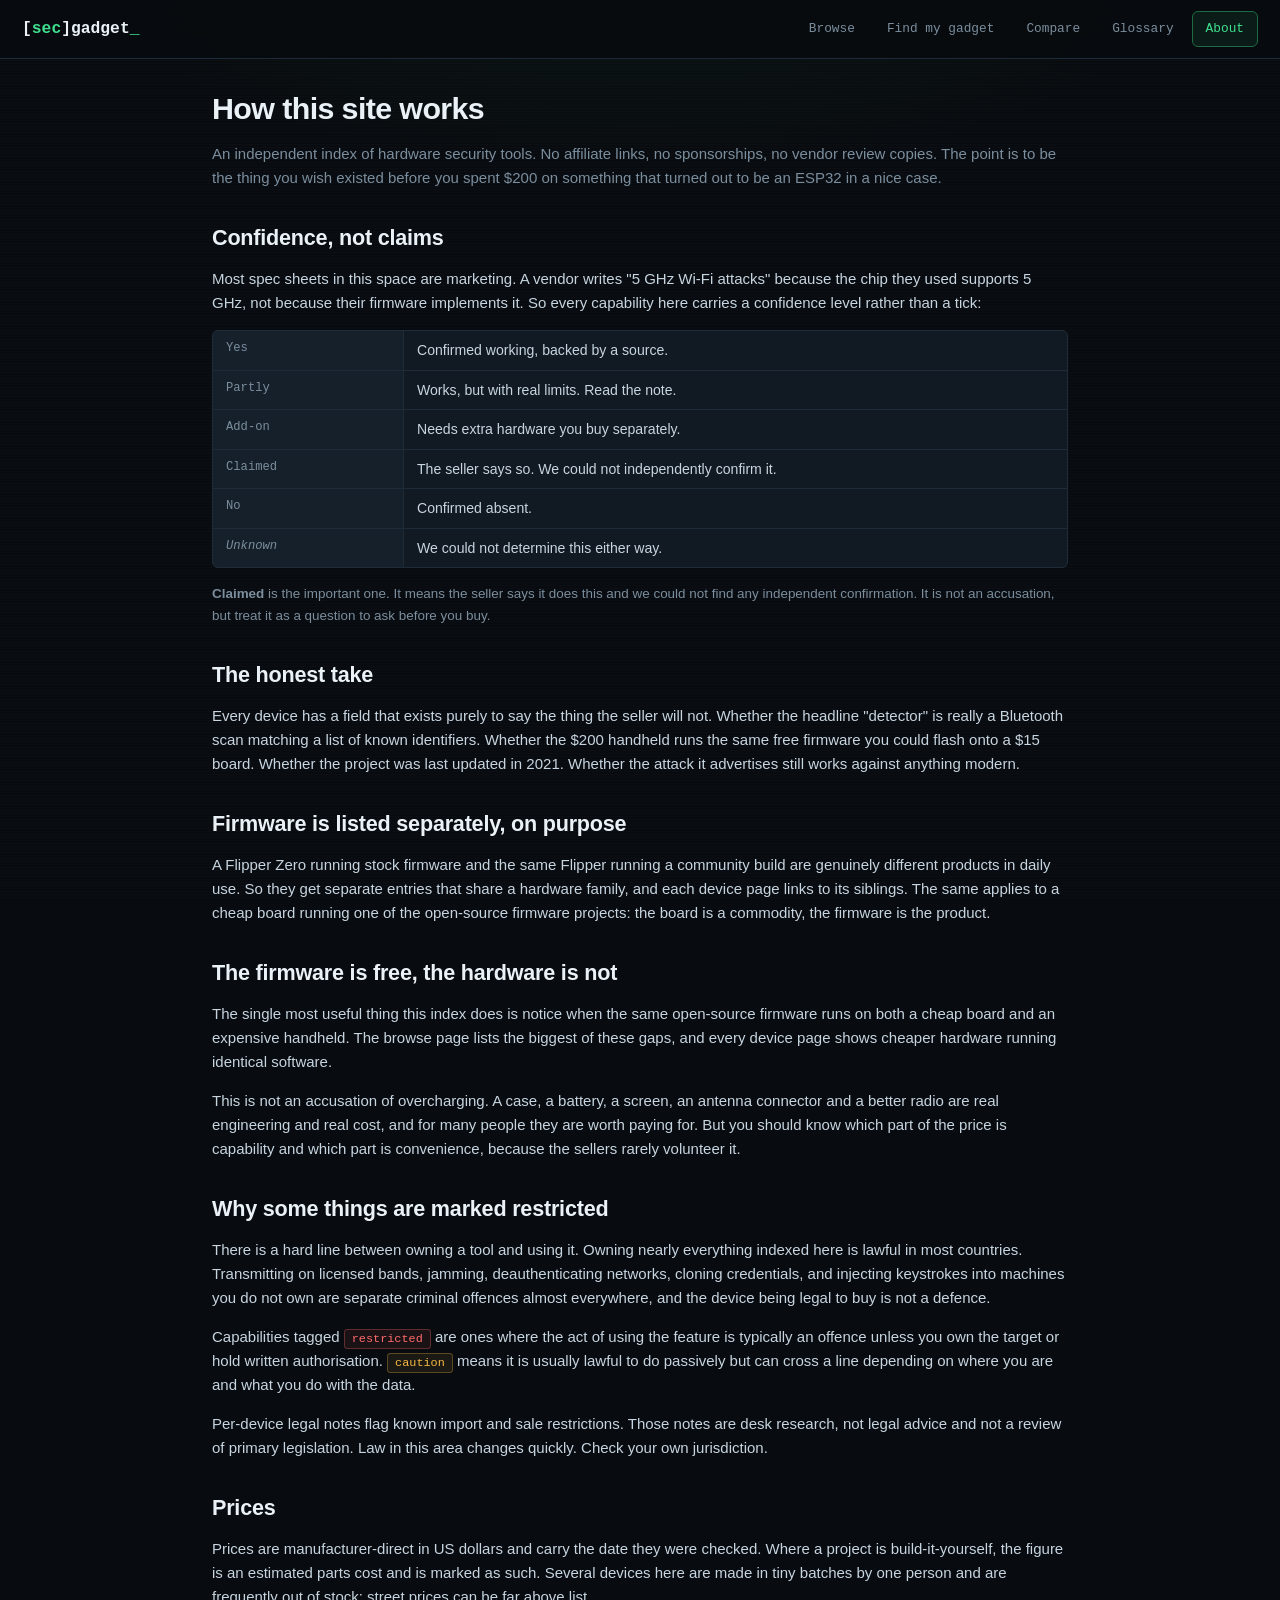
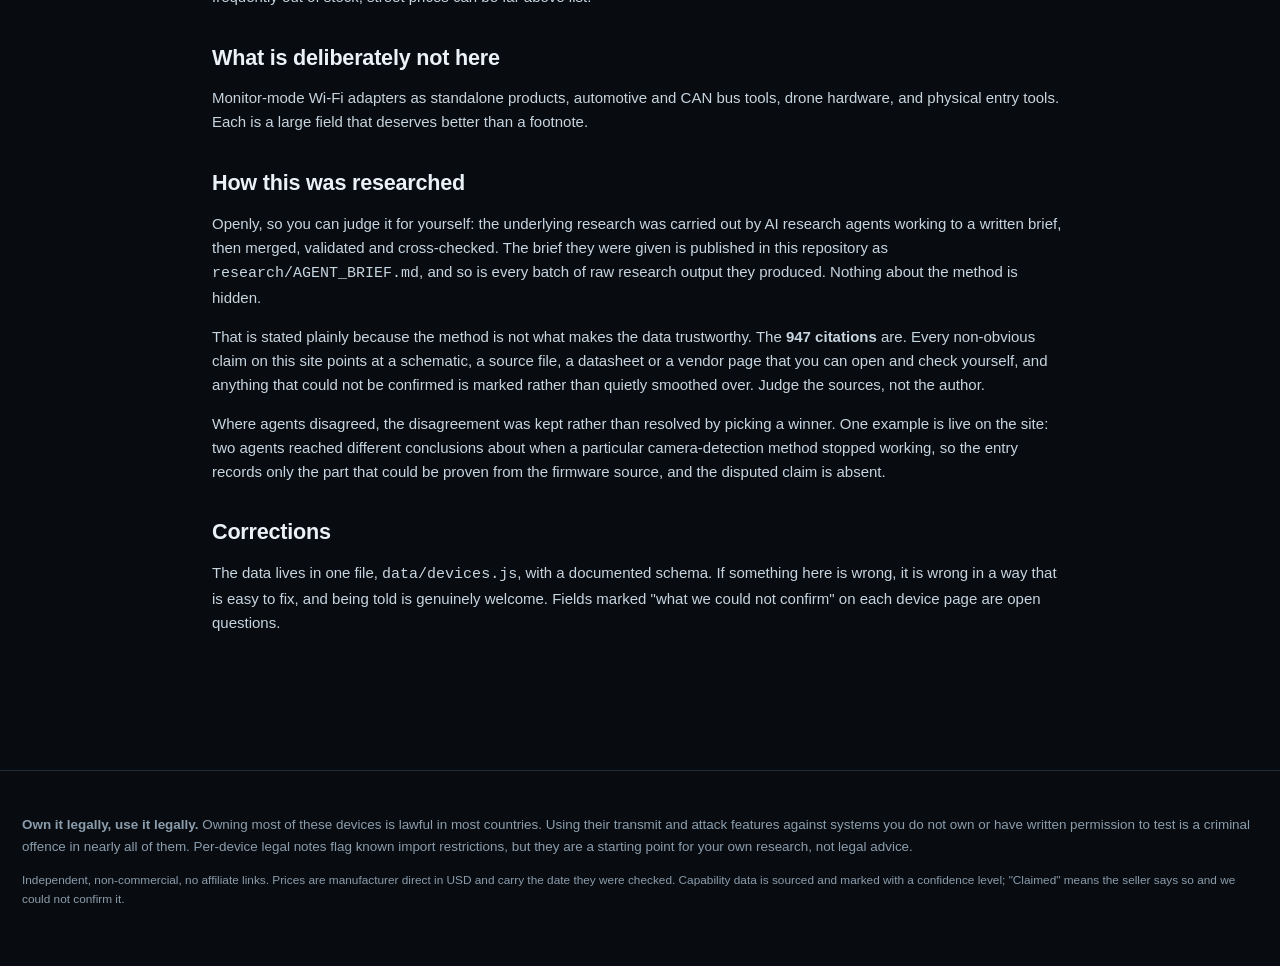
<file: about.html>
<!doctype html>
<html lang="en">
<head>
<meta charset="utf-8">
<meta name="viewport" content="width=device-width,initial-scale=1">
<title>About & method — Sec Gadget Index</title>
<meta name="description" content="How this index is researched: confidence levels instead of ticks, the honest-take field, and why firmware is listed separately from hardware.">

<meta property="og:url" content="https://holdthedoorhoid.github.io/hardware-security-gadgets/about.html">
<meta property="og:type" content="website">
<meta property="og:site_name" content="Sec Gadget Index">
<meta property="og:title" content="About and method — Sec Gadget Index">
<meta property="og:description" content="How this index is researched: confidence levels instead of ticks, the honest-take field, and why firmware is listed separately from hardware.">
<meta name="twitter:card" content="summary_large_image">
<meta name="twitter:title" content="About and method — Sec Gadget Index">
<meta name="twitter:description" content="How this index is researched: confidence levels instead of ticks, the honest-take field, and why firmware is listed separately from hardware.">
<meta property="og:image" content="https://holdthedoorhoid.github.io/hardware-security-gadgets/assets/og.png">
<meta property="og:image:width" content="1200">
<meta property="og:image:height" content="630">
<meta property="og:image:alt" content="Sec Gadget Index: 176 builds, 161 devices, 118 capabilities, 947 sources.">
<meta name="theme-color" content="#080b0f">
<link rel="icon" href="assets/favicon.svg" type="image/svg+xml">
<link rel="canonical" href="https://holdthedoorhoid.github.io/hardware-security-gadgets/about.html">
<link rel="stylesheet" href="css/style.css">
</head>
<body>
<div id="nav"></div>
<main><div class="wrap narrow" style="padding-top:30px;padding-bottom:60px">
  <h1>How this site works</h1>
  <p class="lede muted">An independent index of hardware security tools. No affiliate links, no
  sponsorships, no vendor review copies. The point is to be the thing you wish existed before you
  spent $200 on something that turned out to be an ESP32 in a nice case.</p>

  <h2 class="mt3">Confidence, not claims</h2>
  <p>Most spec sheets in this space are marketing. A vendor writes "5 GHz Wi-Fi attacks" because the
  chip they used supports 5 GHz, not because their firmware implements it. So every capability here
  carries a confidence level rather than a tick:</p>
  <dl class="spec" id="vals"></dl>
  <p class="small muted mt1"><b>Claimed</b> is the important one. It means the seller says it does this
  and we could not find any independent confirmation. It is not an accusation, but treat it as a
  question to ask before you buy.</p>

  <h2 class="mt3">The honest take</h2>
  <p>Every device has a field that exists purely to say the thing the seller will not. Whether the
  headline "detector" is really a Bluetooth scan matching a list of known identifiers. Whether the
  $200 handheld runs the same free firmware you could flash onto a $15 board. Whether the project
  was last updated in 2021. Whether the attack it advertises still works against anything modern.</p>

  <h2 class="mt3">Firmware is listed separately, on purpose</h2>
  <p>A Flipper Zero running stock firmware and the same Flipper running a community build are
  genuinely different products in daily use. So they get separate entries that share a hardware
  family, and each device page links to its siblings. The same applies to a cheap board running
  one of the open-source firmware projects: the board is a commodity, the firmware is the product.</p>

  <h2 class="mt3">The firmware is free, the hardware is not</h2>
  <p>The single most useful thing this index does is notice when the same open-source firmware runs
  on both a cheap board and an expensive handheld. The browse page lists the biggest of these gaps,
  and every device page shows cheaper hardware running identical software.</p>
  <p>This is not an accusation of overcharging. A case, a battery, a screen, an antenna connector
  and a better radio are real engineering and real cost, and for many people they are worth paying
  for. But you should know which part of the price is capability and which part is convenience,
  because the sellers rarely volunteer it.</p>

  <h2 class="mt3">Why some things are marked restricted</h2>
  <p>There is a hard line between owning a tool and using it. Owning nearly everything indexed here
  is lawful in most countries. Transmitting on licensed bands, jamming, deauthenticating networks,
  cloning credentials, and injecting keystrokes into machines you do not own are separate criminal
  offences almost everywhere, and the device being legal to buy is not a defence.</p>
  <p>Capabilities tagged <span class="tag tag-red tiny">restricted</span> are ones where the act of
  using the feature is typically an offence unless you own the target or hold written authorisation.
  <span class="tag tag-amb tiny">caution</span> means it is usually lawful to do passively but can
  cross a line depending on where you are and what you do with the data.</p>
  <p>Per-device legal notes flag known import and sale restrictions. Those notes are desk research,
  not legal advice and not a review of primary legislation. Law in this area changes quickly. Check
  your own jurisdiction.</p>

  <h2 class="mt3">Prices</h2>
  <p>Prices are manufacturer-direct in US dollars and carry the date they were checked. Where a
  project is build-it-yourself, the figure is an estimated parts cost and is marked as such.
  Several devices here are made in tiny batches by one person and are frequently out of stock;
  street prices can be far above list.</p>

  <h2 class="mt3">What is deliberately not here</h2>
  <p>Monitor-mode Wi-Fi adapters as standalone products, automotive and CAN bus tools, drone
  hardware, and physical entry tools. Each is a large field that deserves better than a footnote.</p>

  <h2 class="mt3">How this was researched</h2>
  <p>Openly, so you can judge it for yourself: the underlying research was carried out by AI
  research agents working to a written brief, then merged, validated and cross-checked. The brief
  they were given is published in this repository as
  <span class="mono">research/AGENT_BRIEF.md</span>, and so is every batch of raw research output
  they produced. Nothing about the method is hidden.</p>
  <p>That is stated plainly because the method is not what makes the data trustworthy. The
  <b>947 citations</b> are. Every non-obvious claim on this site points at a schematic, a source
  file, a datasheet or a vendor page that you can open and check yourself, and anything that could
  not be confirmed is marked rather than quietly smoothed over. Judge the sources, not the author.</p>
  <p>Where agents disagreed, the disagreement was kept rather than resolved by picking a winner. One
  example is live on the site: two agents reached different conclusions about when a particular
  camera-detection method stopped working, so the entry records only the part that could be proven
  from the firmware source, and the disputed claim is absent.</p>

  <h2 class="mt3">Corrections</h2>
  <p>The data lives in one file, <span class="mono">data/devices.js</span>, with a documented schema.
  If something here is wrong, it is wrong in a way that is easy to fix, and being told is genuinely
  welcome. Fields marked "what we could not confirm" on each device page are open questions.</p>
</div>
</main>
<footer><div class="wrap">
    <p><b>Own it legally, use it legally.</b> Owning most of these devices is lawful in
    most countries. Using their transmit and attack features against systems you do not
    own or have written permission to test is a criminal offence in nearly all of them.
    Per-device legal notes flag known import restrictions, but they are a starting point
    for your own research, not legal advice.</p>
    <p class="tiny dim">Independent, non-commercial, no affiliate links. Prices are
    manufacturer direct in USD and carry the date they were checked. Capability data is
    sourced and marked with a confidence level; "Claimed" means the seller says so and we
    could not confirm it.</p>
  </div></footer>

<script src="data/taxonomy.js"></script>
<script src="js/common.js"></script>
<script>
document.getElementById("nav").innerHTML  = navBar("about");
document.getElementById("vals").innerHTML = Object.entries(T.values)
  .map(([k,v])=>`<dt class="${v.cls}">${esc(v.label)}</dt><dd>${esc(v.plain)}</dd>`).join("");
</script>
</body>
</html>
</file>
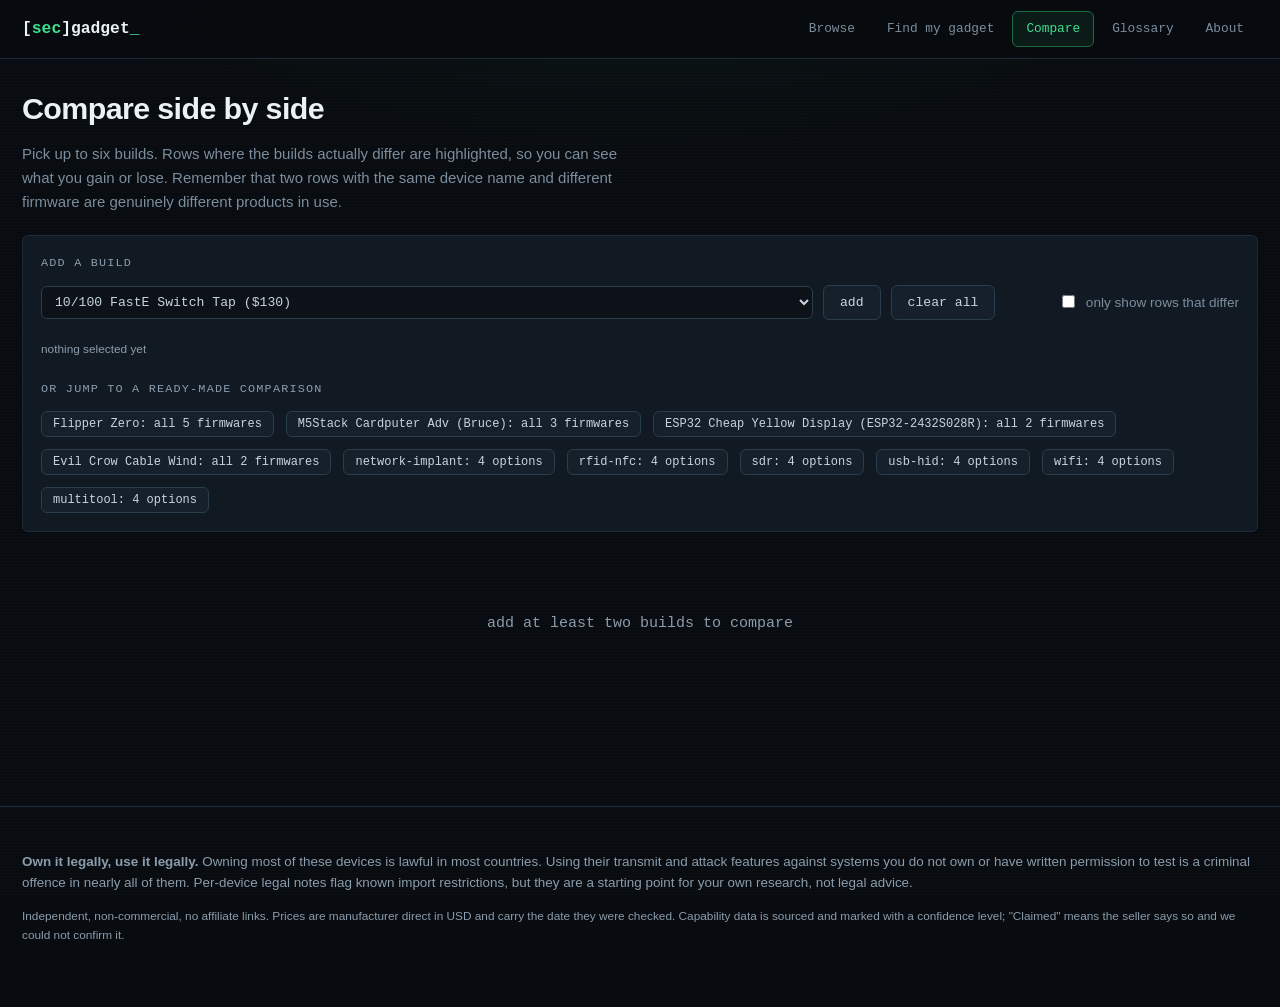
<file: compare.html>
<!doctype html>
<html lang="en">
<head>
<meta charset="utf-8">
<meta name="viewport" content="width=device-width,initial-scale=1">
<title>Compare — Sec Gadget Index</title>
<meta name="description" content="Put up to six security gadgets side by side across 118 capabilities, and show only the rows where they genuinely differ.">

<meta property="og:url" content="https://holdthedoorhoid.github.io/hardware-security-gadgets/compare.html">
<meta property="og:type" content="website">
<meta property="og:site_name" content="Sec Gadget Index">
<meta property="og:title" content="Compare side by side — Sec Gadget Index">
<meta property="og:description" content="Put up to six security gadgets side by side across 118 capabilities, and show only the rows where they genuinely differ.">
<meta name="twitter:card" content="summary_large_image">
<meta name="twitter:title" content="Compare side by side — Sec Gadget Index">
<meta name="twitter:description" content="Put up to six security gadgets side by side across 118 capabilities, and show only the rows where they genuinely differ.">
<meta property="og:image" content="https://holdthedoorhoid.github.io/hardware-security-gadgets/assets/og.png">
<meta property="og:image:width" content="1200">
<meta property="og:image:height" content="630">
<meta property="og:image:alt" content="Sec Gadget Index: 176 builds, 161 devices, 118 capabilities, 947 sources.">
<meta name="theme-color" content="#080b0f">
<link rel="icon" href="assets/favicon.svg" type="image/svg+xml">
<link rel="canonical" href="https://holdthedoorhoid.github.io/hardware-security-gadgets/compare.html">
<link rel="stylesheet" href="css/style.css">
</head>
<body>
<div id="nav"></div>
<main><div class="wrap" style="padding-top:30px;padding-bottom:50px">
  <h1>Compare side by side</h1>
  <p class="muted" style="max-width:75ch">Pick up to six builds. Rows where the builds actually
  differ are highlighted, so you can see what you gain or lose. Remember that two rows with the
  same device name and different firmware are genuinely different products in use.</p>

  <div class="panel mt2">
    <div class="panel-t">Add a build</div>
    <div class="cmp-pick">
      <select id="pick" aria-label="Choose a build to add to the comparison" style="min-width:340px"></select>
      <button class="btn" id="add">add</button>
      <button class="btn" id="clear">clear all</button>
      <label class="chk" style="margin-left:auto"><input type="checkbox" id="diffonly">
        <span class="ct">only show rows that differ</span></label>
    </div>
    <div class="row" id="chips"></div>
    <div class="mt2">
      <div class="panel-t">Or jump to a ready-made comparison</div>
      <div class="row" id="presets"></div>
    </div>
  </div>

  <div id="out" class="mt2"></div>
</div>
</main>
<footer><div class="wrap">
    <p><b>Own it legally, use it legally.</b> Owning most of these devices is lawful in
    most countries. Using their transmit and attack features against systems you do not
    own or have written permission to test is a criminal offence in nearly all of them.
    Per-device legal notes flag known import restrictions, but they are a starting point
    for your own research, not legal advice.</p>
    <p class="tiny dim">Independent, non-commercial, no affiliate links. Prices are
    manufacturer direct in USD and carry the date they were checked. Capability data is
    sourced and marked with a confidence level; "Claimed" means the seller says so and we
    could not confirm it.</p>
  </div></footer>

<script src="data/taxonomy.js"></script>
<script src="data/devices.js?v=2026-09-10"></script>
<script src="js/common.js"></script>
<script>
document.getElementById("nav").innerHTML  = navBar("compare");

let sel = (qp("ids") ? qp("ids").split(",") : basketGet()).filter(byId).slice(0,6);
let diffOnly = false;

/* dropdown */
const pick = document.getElementById("pick");
pick.innerHTML = DB.slice().sort((a,b)=>a.name.localeCompare(b.name)||String(a.firmware||"").localeCompare(String(b.firmware||"")))
  .map(d=>`<option value="${esc(d.id)}">${esc(d.name)}${d.firmware?` — ${esc(d.firmware)}`:""} (${priceStr(d).replace(/<[^>]+>/g,"")})</option>`).join("");

/* presets: same hardware families, then cheapest-per-category matchups */
(function(){
  const fams = {};
  DB.forEach(d=>{ (fams[d.hardware_id] ||= []).push(d); });
  const multi = Object.values(fams).filter(a=>a.length>1)
    .sort((a,b)=>b.length-a.length).slice(0,4);
  const btns = multi.map(a=>
    `<button class="btn btn-sm" data-ids="${a.slice(0,6).map(x=>esc(x.id)).join(",")}">${esc(a[0].name)}: all ${a.length} firmwares</button>`);
  const byCat = {};
  DB.forEach(d=>{ if(d.status==="available") (byCat[d.category] ||= []).push(d); });
  for (const [c,list] of Object.entries(byCat)){
    if (list.length < 3) continue;
    const top = list.sort((a,b)=>priceNum(a)-priceNum(b)).filter((d,i,arr)=>arr.findIndex(x=>x.hardware_id===d.hardware_id)===i).slice(0,4);
    if (top.length < 3) continue;
    btns.push(`<button class="btn btn-sm" data-ids="${top.map(x=>esc(x.id)).join(",")}">${esc(c)}: ${top.length} options</button>`);
  }
  document.getElementById("presets").innerHTML = btns.slice(0,10).join("") || '<span class="dim tiny">none available</span>';
  document.getElementById("presets").onclick = e=>{
    const b = e.target.closest("[data-ids]"); if(!b) return;
    sel = b.dataset.ids.split(","); basketSet(sel); render();
  };
})();

document.getElementById("add").onclick = ()=>{
  if (sel.length>=6) { alert("Six is the maximum — the table stops being readable past that."); return; }
  if (!sel.includes(pick.value)) sel.push(pick.value);
  basketSet(sel); render();
};
document.getElementById("clear").onclick = ()=>{ sel=[]; basketSet(sel); render(); };
document.getElementById("diffonly").onchange = e=>{ diffOnly=e.target.checked; render(); };

function row(label, sub, vals, always){
  const same = vals.every(v=>v===vals[0]);
  if (diffOnly && same && !always) return "";
  return `<tr class="${same?"":"diff"}"><td class="k">${label}${sub?`<div class="tiny dim" style="white-space:normal;font-family:var(--sans)">${sub}</div>`:""}</td>
    ${vals.map(v=>`<td>${v}</td>`).join("")}</tr>`;
}

function render(){
  document.getElementById("chips").innerHTML = sel.length
    ? sel.map(id=>{const d=byId(id);return `<span class="tag tag-cyn">${esc(d.name)}${d.firmware?` · ${esc(d.firmware)}`:""}
        <a href="#" data-rm="${esc(id)}" style="color:var(--red);margin-left:5px">×</a></span>`;}).join("")
    : '<span class="dim tiny">nothing selected yet</span>';
  document.getElementById("chips").onclick = e=>{
    const a=e.target.closest("[data-rm]"); if(!a) return; e.preventDefault();
    sel = sel.filter(x=>x!==a.dataset.rm); basketSet(sel); render();
  };

  const out = document.getElementById("out");
  if (sel.length < 2){ out.innerHTML = `<div class="empty">add at least two builds to compare</div>`; return; }

  const ds = sel.map(byId);
  let h = `<div class="tw"><table class="cmp"><thead><tr><th></th>
    ${ds.map(d=>`<th><a href="device.html?id=${encodeURIComponent(d.id)}">${esc(d.name)}</a>
      ${d.firmware?`<div class="card-fw">${esc(d.firmware)}</div>`:""}</th>`).join("")}</tr></thead><tbody>`;

  h += `<tr class="grp"><td colspan="${ds.length+1}">Basics</td></tr>`;
  h += row("Price","", ds.map(d=>`<span class="mono" style="color:var(--grn)">${priceStr(d)}</span>${d.price_is_estimate?'<div class="tiny dim">est. parts</div>':""}`), true);
  h += row("Vendor","", ds.map(d=>esc(d.vendor||"—")));
  h += row("Availability","", ds.map(d=>`<span class="tag ${STATUS_TAG[d.status]||""}">${esc(d.status||"?")}</span>`), true);
  h += row("Skill level","how much you need to know", ds.map(d=>`<span class="tag ${SKILL_TAG[d.skill_level]||""}">${esc(d.skill_level||"?")}</span>`), true);
  h += row("Effort to run","assembly and firmware work", ds.map(d=>esc(BUILD_LABEL[d.build_effort]||"?")), true);
  h += row("Looks like","how obvious it is", ds.map(d=>esc(STEALTH_LABEL[d.stealth]||"?")));
  h += row("Legal risk","", ds.map(d=>d.legal&&d.legal.risk_level?`<span class="tag ${RISK_TAG[d.legal.risk_level]||""}">${esc(d.legal.risk_level)}</span>`:"—"), true);
  h += row("Project health","risk it gets abandoned", ds.map(d=>esc((d.ecosystem||{}).abandoned_risk||"?")));

  h += `<tr class="grp"><td colspan="${ds.length+1}">The honest take</td></tr>`;
  h += row("What to know","", ds.map(d=>`<div class="small">${esc(d.honest_take||"—")}</div>`), true);

  h += `<tr class="grp"><td colspan="${ds.length+1}">Hardware</td></tr>`;
  h += row("Main processor","", ds.map(d=>`<span class="mono tiny">${esc((d.hardware||{}).mcu_primary||"—")}</span>`));
  h += row("Radios","", ds.map(d=>{
    const r=(d.hardware||{}).radios||[]; return r.length?r.map(x=>`<div class="mono tiny" style="color:var(--grn)">${esc(x.ic||"?")}<span class="dim"> ${esc(x.role||"")}</span></div>`).join(""):"—"; }));
  h += row("Display","", ds.map(d=>{const x=(d.hardware||{}).display;return x&&x.type?esc(`${x.type}${x.resolution?" "+x.resolution:""}`):"—";}));
  h += row("Battery","", ds.map(d=>{const b=(d.hardware||{}).battery_mah;return b?`${esc(b)} mAh`:esc((d.hardware||{}).battery_note||"—");}));
  h += row("Storage","", ds.map(d=>esc((d.hardware||{}).storage||"—")));
  h += row("Expansion","", ds.map(d=>esc((d.hardware||{}).gpio||"—")));

  /* capability rows: union of all keys any selected device mentions */
  for (const g of T.groups){
    const keys = uniq(ds.flatMap(d=>Object.keys(d.capabilities||{})))
      .filter(k=>T.caps[k] && T.caps[k].group===g.id)
      .filter(k=>ds.some(d=>hasCap(d,k)))
      .sort((a,b)=>T.caps[a].label.localeCompare(T.caps[b].label));
    if (!keys.length) continue;
    let body = "";
    for (const k of keys){
      const m = T.caps[k];
      const vals = ds.map(d=>{const c=cap(d,k);
        return `${valPill(c.v,"")}${c.note?`<div class="tiny dim" style="margin-top:3px">${esc(c.note)}</div>`:""}`;});
      body += row(esc(m.label) + (m.legal==="restricted"?' <span class="tag tag-red tiny">restricted</span>':""), esc(m.plain||""), vals);
    }
    if (body) h += `<tr class="grp"><td colspan="${ds.length+1}">${esc(g.name)}</td></tr>` + body;
  }

  h += `</tbody></table></div>`;
  out.innerHTML = h;
}
render();
initTips();
</script>
</body>
</html>
</file>
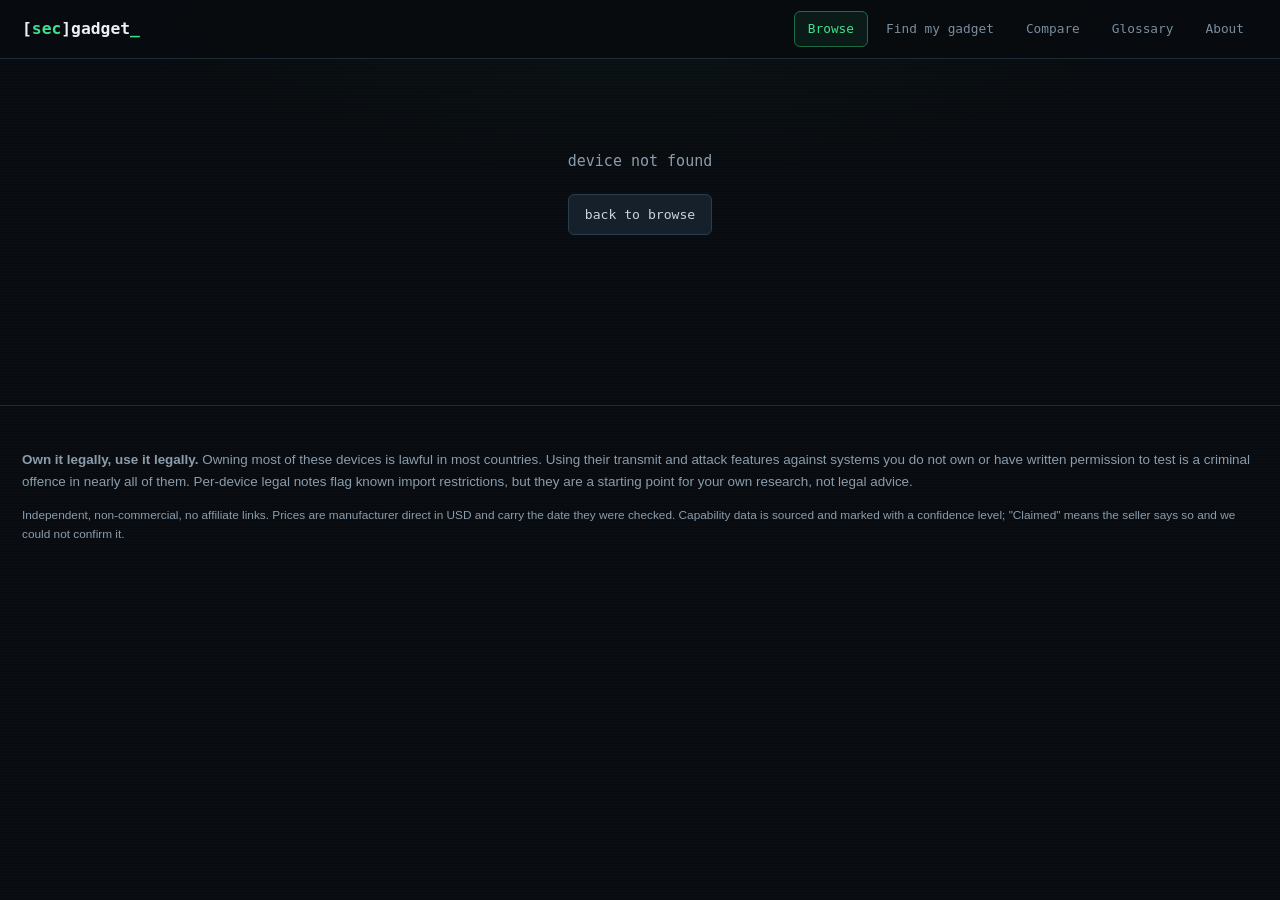
<file: device.html>
<!doctype html>
<html lang="en">
<head>
<meta charset="utf-8">
<meta name="viewport" content="width=device-width,initial-scale=1">
<title>Device — Sec Gadget Index</title>
<meta name="description" content="Full breakdown of one hardware security tool: what it can actually do, the silicon inside, the legal position, project health, and every source.">

<meta property="og:url" content="https://holdthedoorhoid.github.io/hardware-security-gadgets/device.html">
<meta property="og:type" content="website">
<meta property="og:site_name" content="Sec Gadget Index">
<meta property="og:title" content="Device breakdown — Sec Gadget Index">
<meta property="og:description" content="Full breakdown of one hardware security tool: what it can actually do, the silicon inside, the legal position, project health, and every source.">
<meta name="twitter:card" content="summary_large_image">
<meta name="twitter:title" content="Device breakdown — Sec Gadget Index">
<meta name="twitter:description" content="Full breakdown of one hardware security tool: what it can actually do, the silicon inside, the legal position, project health, and every source.">
<meta property="og:image" content="https://holdthedoorhoid.github.io/hardware-security-gadgets/assets/og.png">
<meta property="og:image:width" content="1200">
<meta property="og:image:height" content="630">
<meta property="og:image:alt" content="Sec Gadget Index: 176 builds, 161 devices, 118 capabilities, 947 sources.">
<meta name="theme-color" content="#080b0f">
<link rel="icon" href="assets/favicon.svg" type="image/svg+xml">
<link rel="canonical" href="https://holdthedoorhoid.github.io/hardware-security-gadgets/device.html">
<link rel="stylesheet" href="css/style.css">
</head>
<body>
<div id="nav"></div>
<main><div class="wrap" style="padding-top:30px;padding-bottom:50px"><div id="page"></div></div>
</main>
<footer><div class="wrap">
    <p><b>Own it legally, use it legally.</b> Owning most of these devices is lawful in
    most countries. Using their transmit and attack features against systems you do not
    own or have written permission to test is a criminal offence in nearly all of them.
    Per-device legal notes flag known import restrictions, but they are a starting point
    for your own research, not legal advice.</p>
    <p class="tiny dim">Independent, non-commercial, no affiliate links. Prices are
    manufacturer direct in USD and carry the date they were checked. Capability data is
    sourced and marked with a confidence level; "Claimed" means the seller says so and we
    could not confirm it.</p>
  </div></footer>

<script src="data/taxonomy.js"></script>
<script src="data/devices.js?v=2026-09-10"></script>
<script src="js/common.js"></script>
<script>
document.getElementById("nav").innerHTML  = navBar("browse");

const d = byId(qp("id"));
const page = document.getElementById("page");

if (!d){
  page.innerHTML = `<div class="empty">device not found<br>
    <a href="index.html" class="btn mt2">back to browse</a></div>`;
} else {
  document.title = `${d.name}${d.firmware?` (${d.firmware})`:""} — Sec Gadget Index`;
  page.innerHTML = build(d);
  initTips();
  const btn = document.getElementById("cmpbtn");
  if (btn){
    const sync = () => {
      const inb = basketGet().includes(d.id);
      btn.textContent = inb ? "remove from compare" : "add to compare";
      btn.classList.toggle("btn-p", !inb);
    };
    btn.onclick = () => { basketToggle(d.id); sync(); };
    sync();
  }
}

function hwRows(h){
  if (!h) return "";
  const r = [];
  const add = (k,v) => { if (v!=null && v!=="" && !(Array.isArray(v)&&!v.length)) r.push([k,v]); };
  add("Main processor", h.mcu_primary ? `<span class="mono">${esc(h.mcu_primary)}</span>${h.mcu_primary_note?`<div class="tiny dim">${esc(h.mcu_primary_note)}</div>`:""}` : null);
  add("Second processor", h.mcu_secondary ? `<span class="mono">${esc(h.mcu_secondary)}</span>` : null);
  if (h.radios && h.radios.length) add("Radios",
    h.radios.map(x=>`<div><span class="mono" style="color:var(--grn)">${esc(x.ic||"?")}</span>
      <span class="tiny dim">${esc(x.role||"")}</span>${x.note?`<div class="tiny muted">${esc(x.note)}</div>`:""}</div>`).join(""));
  if (h.display) add("Display", h.display.type
    ? `${esc(h.display.type)}${h.display.size_in?`, ${esc(h.display.size_in)}"`:""}${h.display.resolution?`, ${esc(h.display.resolution)}`:""}${h.display.color?", colour":""}${h.display.touch?", touch":""}`
    : null);
  add("Battery", h.battery_mah ? `${esc(h.battery_mah)} mAh${h.battery_note?`<div class="tiny dim">${esc(h.battery_note)}</div>`:""}` : (h.battery_note?esc(h.battery_note):null));
  add("Charging / power", h.charging);
  add("Power management", h.pmic);
  add("Storage", h.storage);
  add("Connectivity", Array.isArray(h.connectivity)?h.connectivity.map(esc).join(", "):h.connectivity);
  add("Expansion / GPIO", h.gpio);
  add("Sensors", Array.isArray(h.sensors)?h.sensors.map(esc).join(", "):h.sensors);
  add("Dimensions", h.dimensions_mm ? `${esc(h.dimensions_mm)} mm` : null);
  add("Weight", h.weight_g ? `${esc(h.weight_g)} g` : null);
  add("Case", h.case);
  if (h.notable_physical && h.notable_physical.length) add("On the device", h.notable_physical.map(esc).join(", "));
  if (!r.length) return "";
  return `<dl class="spec">${r.map(([k,v])=>`<dt>${k}</dt><dd>${v}</dd>`).join("")}</dl>`;
}

function build(d){
  const sib = siblings(d);
  const groups = capsByGroup(d);
  const L = d.legal || {}, E = d.ecosystem || {};

  return `
  <div class="tiny dim mono mb0" style="margin-bottom:10px"><a href="index.html">browse</a> / ${esc(d.category||"")}</div>

  <div class="between">
    <div>
      <h1 style="margin-bottom:6px">${esc(d.name)}
        ${d.firmware?`<span class="card-fw" style="font-size:.8rem;vertical-align:middle">${esc(d.firmware)}</span>`:""}</h1>
      <div class="muted">${d.vendor_url?`<a href="${esc(d.vendor_url)}" target="_blank" rel="noopener">${esc(d.vendor||"")}</a>`:esc(d.vendor||"")}
        ${d.released?` &middot; <span class="dim">released ${esc(d.released)}</span>`:""}</div>
    </div>
    <div style="text-align:right">
      <div style="font-family:var(--mono);font-size:1.9rem;color:var(--grn);font-weight:600">${priceStr(d)}</div>
      <div class="tiny dim">${d.price_is_estimate?"estimated parts cost":"vendor direct"}${d.price_checked?` &middot; checked ${esc(d.price_checked)}`:""}</div>
      ${d.product_url?`<a class="btn btn-sm mt1" href="${esc(d.product_url)}" target="_blank" rel="noopener">vendor page &rarr;</a>`:""}
      <button class="btn btn-sm mt1" id="cmpbtn">add to compare</button>
    </div>
  </div>

  <div class="card-f mt2" style="border-top:0;padding-top:0">
    <span class="tag ${SKILL_TAG[d.skill_level]||""}">skill: ${esc(d.skill_level||"?")}</span>
    <span class="tag">${esc(BUILD_LABEL[d.build_effort]||d.build_effort||"?")}</span>
    <span class="tag ${STATUS_TAG[d.status]||""}">${esc(d.status||"?")}</span>
    <span class="tag">${esc(STEALTH_LABEL[d.stealth]||d.stealth||"")}</span>
    <span class="tag">${esc(d.form_factor||"")}</span>
    ${L.risk_level?`<span class="tag ${RISK_TAG[L.risk_level]||""}">legal risk: ${esc(L.risk_level)}</span>`:""}
  </div>

  ${d.price_note?`<p class="small muted mt1">${esc(d.price_note)}</p>`:""}

  <p class="mt2" style="font-size:1.05rem;max-width:78ch">${linkTerms(esc(d.summary||""))}</p>

  ${d.honest_take?`<div class="honest"><span class="lbl">The honest take &mdash; what the marketing won't tell you</span>
     <p>${linkTerms(esc(d.honest_take))}</p></div>`:""}

  ${(d.best_for&&d.best_for.length)||(d.not_for&&d.not_for.length)?`
  <div class="cols" style="grid-template-columns:1fr 1fr;padding:14px 0;gap:16px">
    ${d.best_for&&d.best_for.length?`<div class="panel"><div class="panel-t" style="color:var(--grn)">Good for</div>
      <ul style="margin:0;padding-left:18px">${d.best_for.map(x=>`<li>${esc(x)}</li>`).join("")}</ul></div>`:"<div></div>"}
    ${d.not_for&&d.not_for.length?`<div class="panel"><div class="panel-t" style="color:var(--red)">Not the tool for</div>
      <ul style="margin:0;padding-left:18px">${d.not_for.map(x=>`<li>${esc(x)}</li>`).join("")}</ul></div>`:"<div></div>"}
  </div>`:""}

  ${d.firmware_note||d.firmware_repo?`<div class="panel mt2">
    <div class="panel-t">This build's firmware${d.firmware?`: ${esc(d.firmware)}`:""}
      ${d.firmware_kind?` <span class="tag tag-cyn">${esc(d.firmware_kind)}</span>`:""}</div>
    ${d.firmware_note?`<p class="mb0 small">${esc(d.firmware_note)}</p>`:""}
    ${d.firmware_repo?`<p class="tiny mt1 mb0"><a href="${esc(d.firmware_repo)}" target="_blank" rel="noopener">${esc(d.firmware_repo)}</a></p>`:""}
  </div>`:""}

  ${sib.length?`<div class="panel mt2">
    <div class="panel-t">Same hardware, different firmware &mdash; ${sib.length} other build${sib.length>1?"s":""}</div>
    <p class="tiny muted" style="margin-top:-4px">The firmware is usually what you are really choosing. Capabilities differ between these.</p>
    <div class="row">${sib.map(s=>`<a class="btn btn-sm" href="device.html?id=${encodeURIComponent(s.id)}">${esc(s.firmware||s.name)}</a>`).join("")}</div>
  </div>`:""}

  ${(function(){
    const ch = cheaperEquivalents(d);
    if (!ch.length) return "";
    const cheapest = ch[0];
    const x = (priceNum(d)/priceNum(cheapest)).toFixed(1);
    return `<div class="panel mt2" style="border-color:var(--amb)">
      <div class="panel-t" style="color:var(--amb)">Same firmware, cheaper hardware &mdash; up to ${x}x less</div>
      <p class="small mb0">This build's capabilities come from <b>${esc(d.firmware)}</b>, which is free and
      also runs on the hardware below. You are paying the difference for the physical device, not the
      software. That can be entirely worth it &mdash; a case, a battery, a screen, a better radio and
      an antenna connector are real things. Check the specs before deciding.</p>
      <div class="grid mt2">${ch.slice(0,3).map(c=>deviceCard(c,
        `<span class="tag tag-amb" style="margin-left:auto">${(priceNum(d)/priceNum(c)).toFixed(1)}x cheaper</span>`)).join("")}</div>
    </div>`;
  })()}

  <h2 class="mt3">What it can actually do</h2>
  <p class="muted small" style="max-width:72ch">Every row is confidence-rated.
    ${Object.entries(T.values).map(([k,v])=>`<span class="${v.cls} mono tiny">${v.label}</span> <span class="tiny dim">${esc(v.plain)}</span>`).join(" &nbsp;·&nbsp; ")}</p>

  ${groups.length ? groups.map(g=>`
    <div class="mt2">
      <h3 style="color:var(--grn);font-family:var(--mono);font-size:.9rem;text-transform:uppercase;letter-spacing:.07em">
        <span class="dim">${esc(g.group.icon)}</span> ${esc(g.group.name)}</h3>
      <p class="tiny dim" style="margin-top:-4px;max-width:78ch">${esc(g.group.blurb)}</p>
      <div class="tw"><table><tbody>
        ${g.rows.map(r=>`<tr>
          <td class="k" style="width:230px">${esc(r.meta.label)}
            ${r.meta.legal==="restricted"?'<span class="tag tag-red tiny" style="margin-left:5px">restricted</span>':""}
            ${r.meta.legal==="caution"?'<span class="tag tag-amb tiny" style="margin-left:5px">caution</span>':""}
            <div class="tiny dim" style="white-space:normal;font-family:var(--sans);margin-top:2px">${esc(r.meta.plain||"")}</div>
            ${r.meta.aliases&&r.meta.aliases.length?`<div class="tiny" style="color:var(--tx-dim);white-space:normal;margin-top:3px">also called: ${r.meta.aliases.map(esc).join(", ")}</div>`:""}
          </td>
          <td style="width:110px">${valPill(r.v,"")}</td>
          <td>${r.note?esc(r.note):'<span class="dim tiny">—</span>'}
            ${r.meta.myth&&HAS.has(r.v)?`<div class="mythbox" style="margin-top:8px"><b>reality check</b>${esc(r.meta.myth)}</div>`:""}
          </td>
        </tr>`).join("")}
      </tbody></table></div>
    </div>`).join("")
    : `<p class="muted">No capability data recorded yet for this build.</p>`}

  <h2 class="mt3">Hardware</h2>
  ${hwRows(d.hardware) || '<p class="muted">No hardware detail recorded.</p>'}

  <h2 class="mt3">Legal</h2>
  <div class="panel">
    <div class="row" style="margin-bottom:10px">
      <span class="tag ${RISK_TAG[L.risk_level]||""}">overall risk: ${esc(L.risk_level||"unknown")}</span>
      ${(L.import_restricted&&L.import_restricted.length)
        ? L.import_restricted.map(x=>`<span class="tag tag-red">${esc(x)}</span>`).join("")
        : '<span class="tag">no import restrictions found</span>'}
    </div>
    <p class="mb0 small">${linkTerms(esc(L.notes||"No specific legal notes recorded. Owning a tool and using it against systems you do not own are very different things almost everywhere."))}</p>
    <p class="tiny dim mt1 mb0">This is background research, not legal advice. Laws differ by country and change.</p>
  </div>

  <h2 class="mt3">Project health</h2>
  <dl class="spec">
    <dt>Community</dt><dd>${esc(E.community||"unknown")}</dd>
    <dt>Documentation</dt><dd>${esc(E.docs_quality||"unknown")}</dd>
    <dt>Last release</dt><dd>${esc(E.last_release||"unknown")}</dd>
    <dt>App catalogue</dt><dd>${esc(E.app_store||"none")}</dd>
    <dt>Risk of abandonment</dt><dd class="${E.abandoned_risk==="low"?"legal-low":E.abandoned_risk==="medium"?"legal-medium":"legal-high"}">${esc(E.abandoned_risk||"unknown")}</dd>
  </dl>

  ${(function(){
    const sim = similar(d, 4);
    if (!sim.length) return "";
    return `<h2 class="mt3">Compared with similar tools</h2>
      <p class="muted small" style="max-width:74ch">Ranked by how much their real capabilities overlap
      with this one, then nudged toward the same category and a similar price. These are the builds
      worth weighing against it.</p>
      <div class="grid mt1">${sim.map(r=>deviceCard(r.dev,
        `<span class="tag tag-cyn" style="margin-left:auto">${Math.round(r.jac*100)}% overlap</span>`)).join("")}</div>
      <div class="row mt2">
        <a class="btn btn-p" href="compare.html?ids=${encodeURIComponent([d.id, ...sim.map(r=>r.dev.id)].join(","))}">
          compare all ${sim.length+1} side by side &rarr;</a>
      </div>`;
  })()}

  ${d.research_gaps&&d.research_gaps.length?`
  <h2 class="mt3">What we could not confirm</h2>
  <div class="panel"><ul style="margin:0;padding-left:18px">${d.research_gaps.map(x=>`<li class="small muted">${esc(x)}</li>`).join("")}</ul></div>`:""}

  ${d.sources&&d.sources.length?`
  <h2 class="mt3">Sources</h2>
  <ol class="small muted" style="padding-left:20px">
    ${d.sources.map(s=>`<li><a href="${esc(s.url)}" target="_blank" rel="noopener">${esc(s.url)}</a>${s.what?` &mdash; <span class="dim">${esc(s.what)}</span>`:""}</li>`).join("")}
  </ol>`:""}
  `;
}
</script>
</body>
</html>
</file>
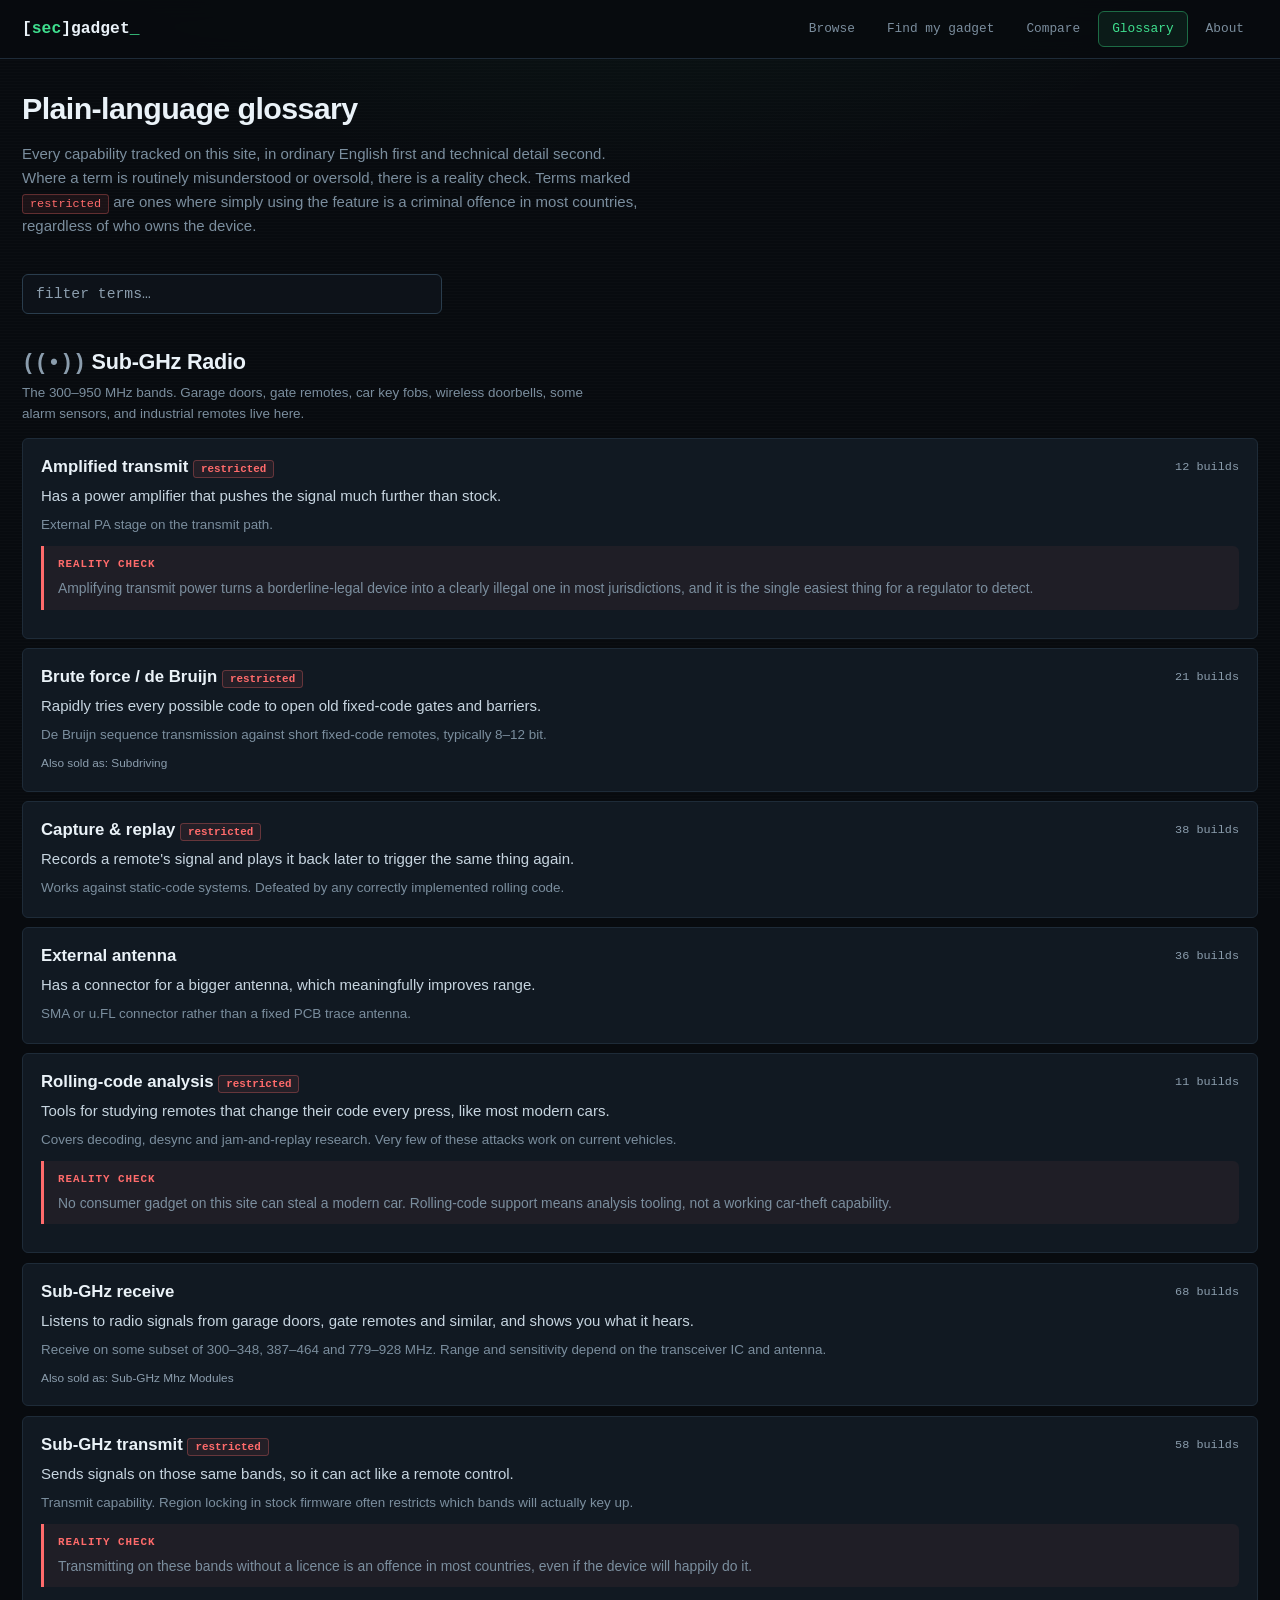
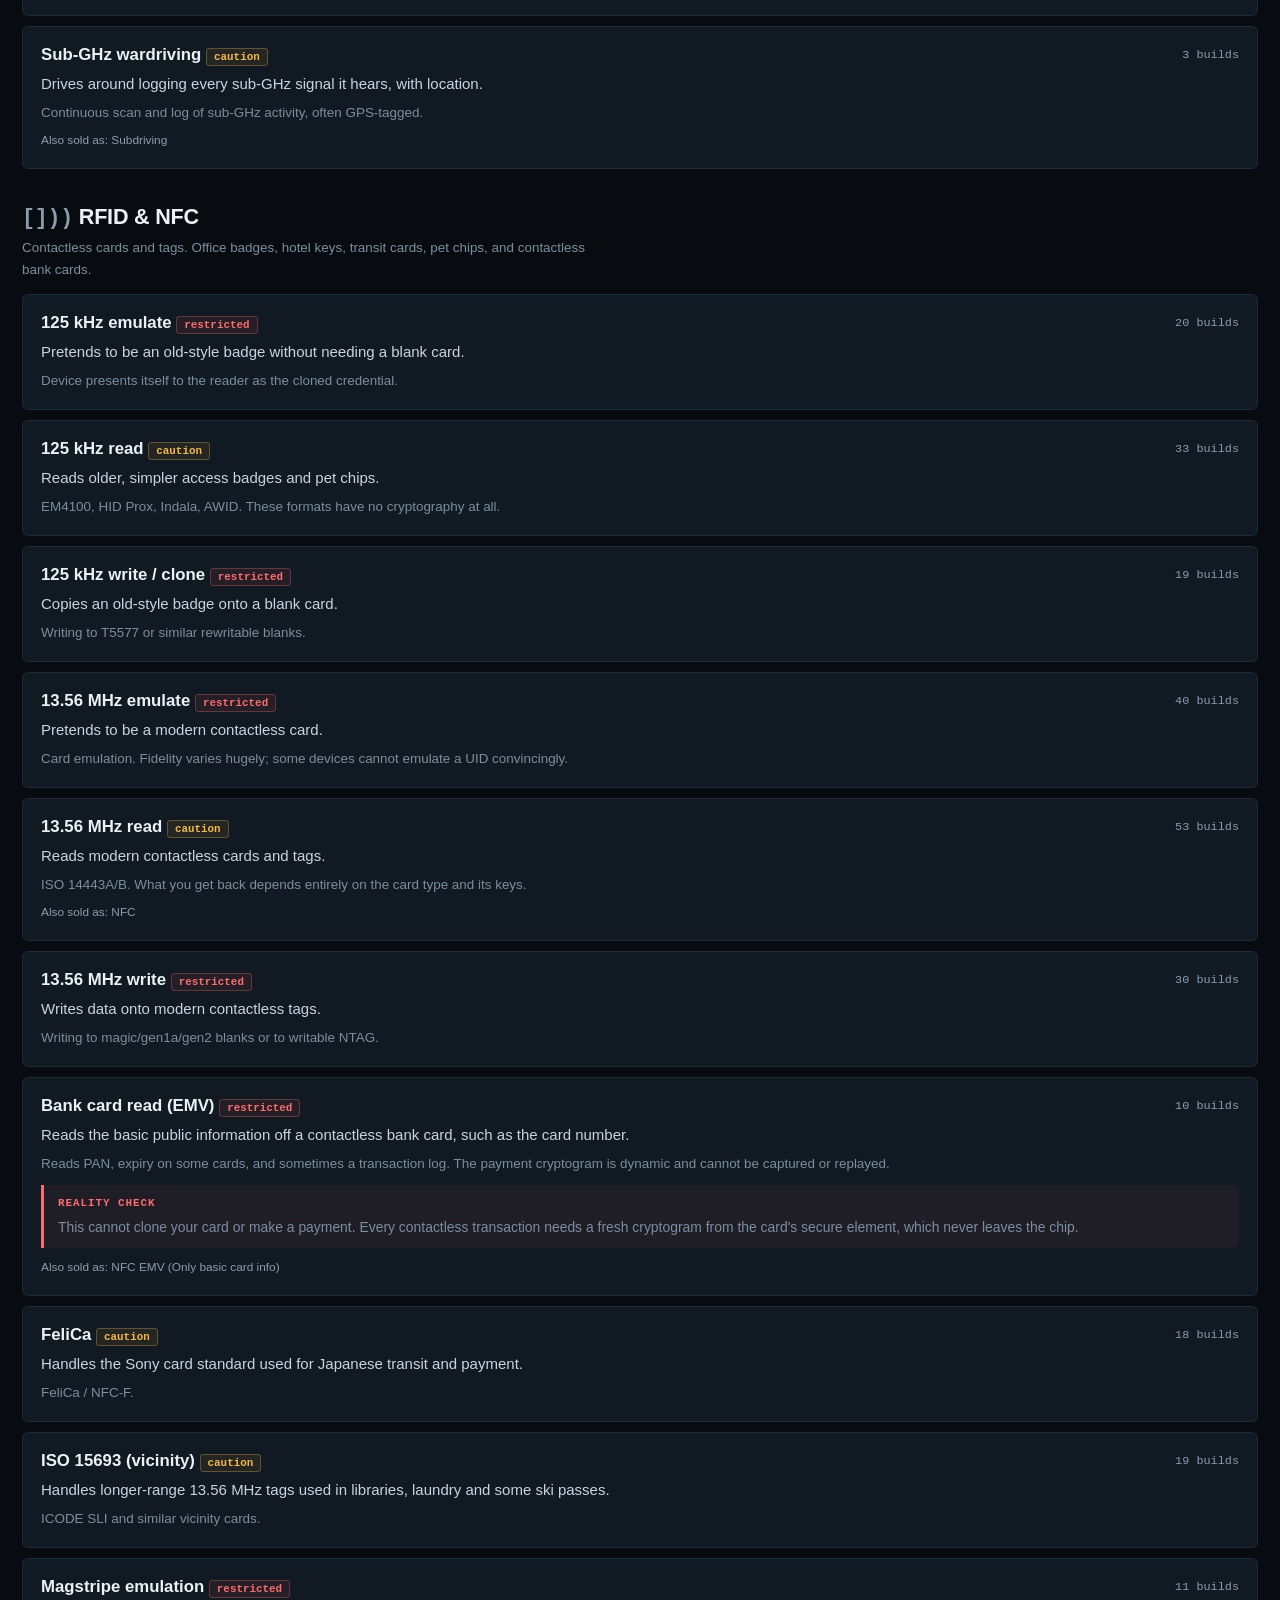
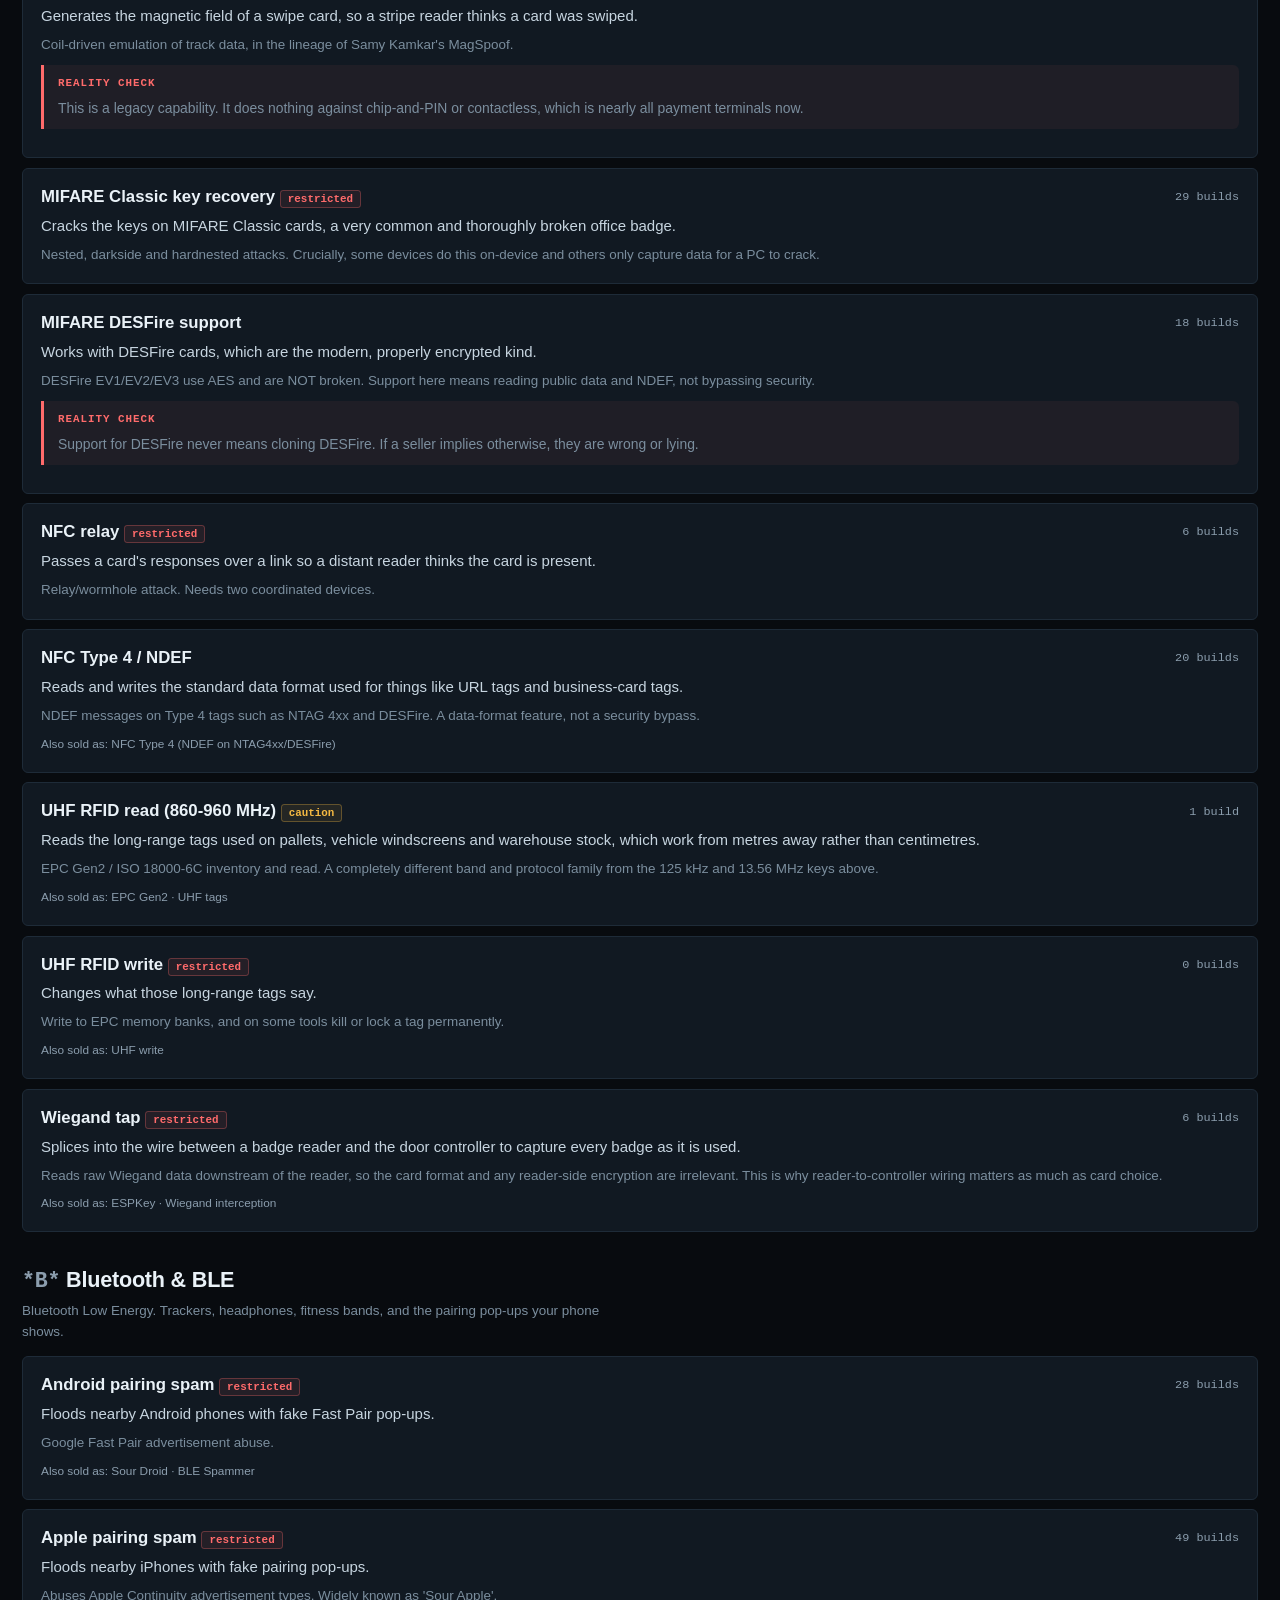
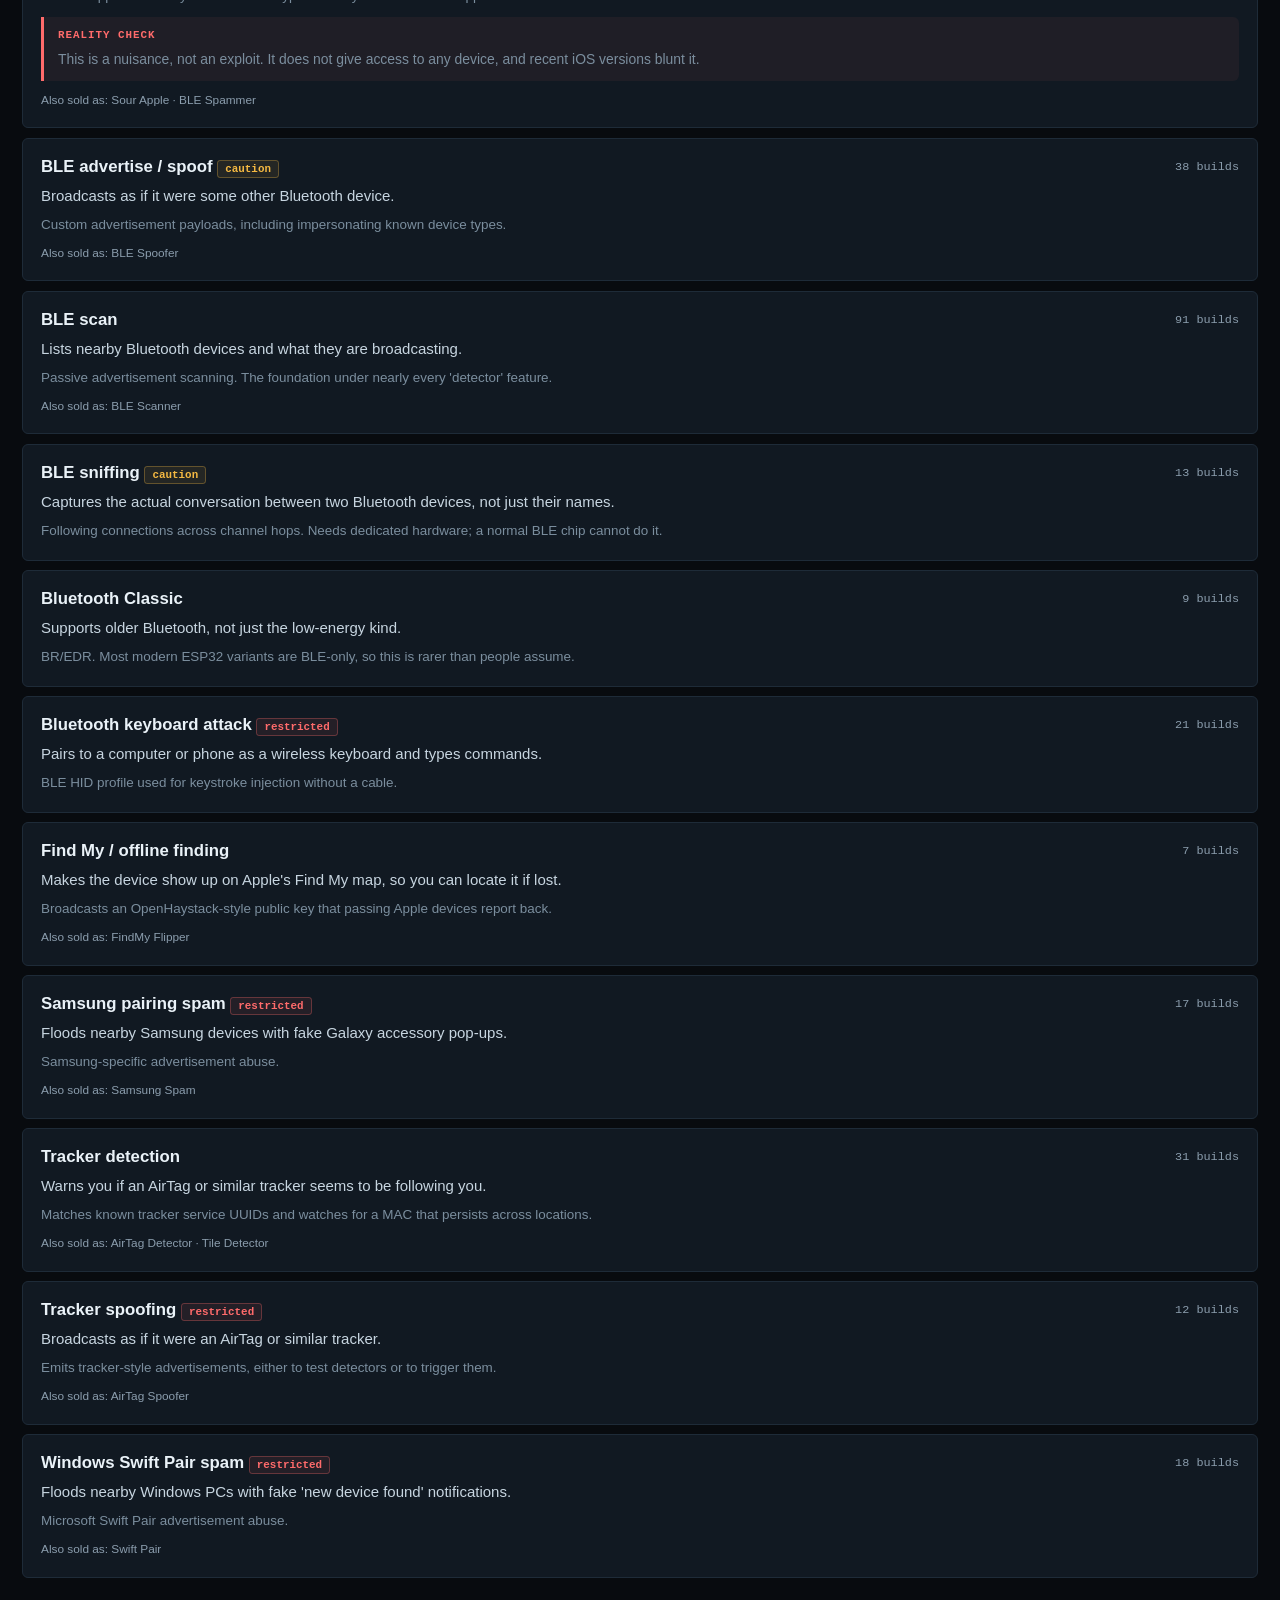
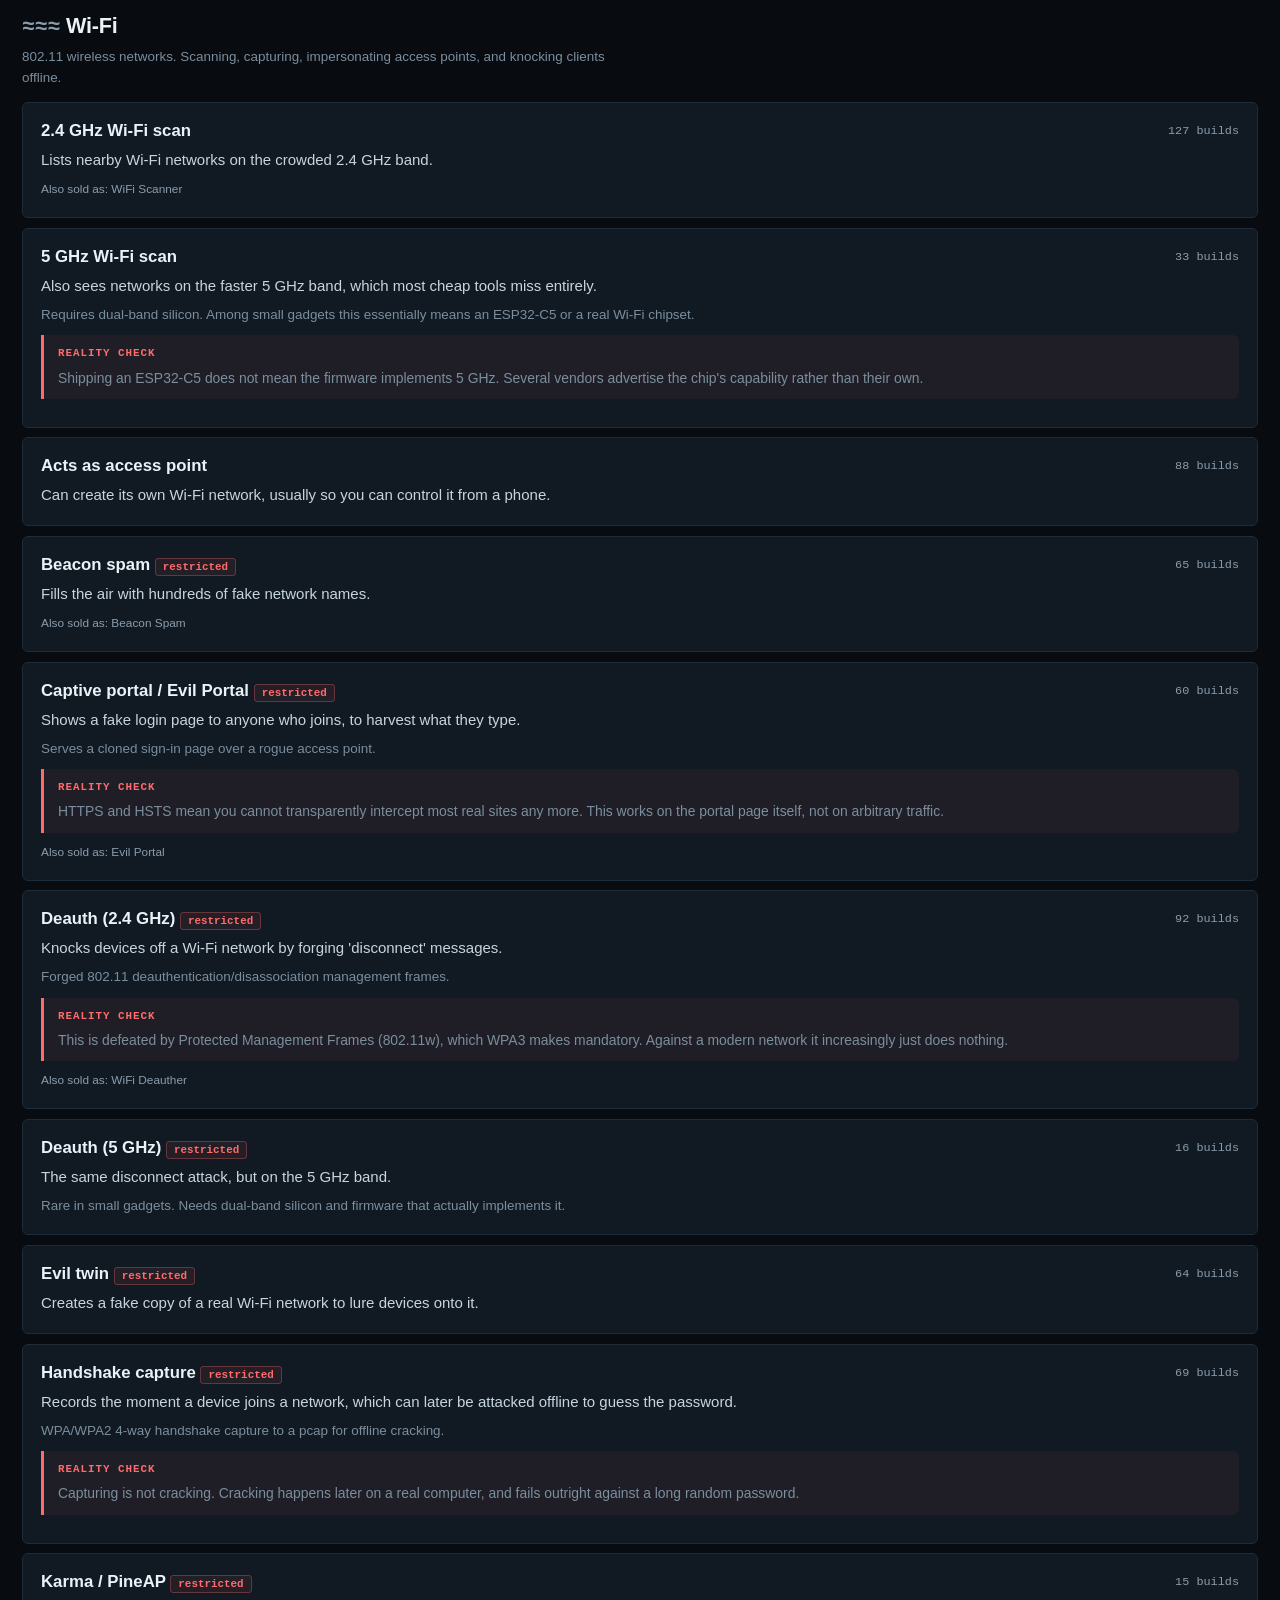
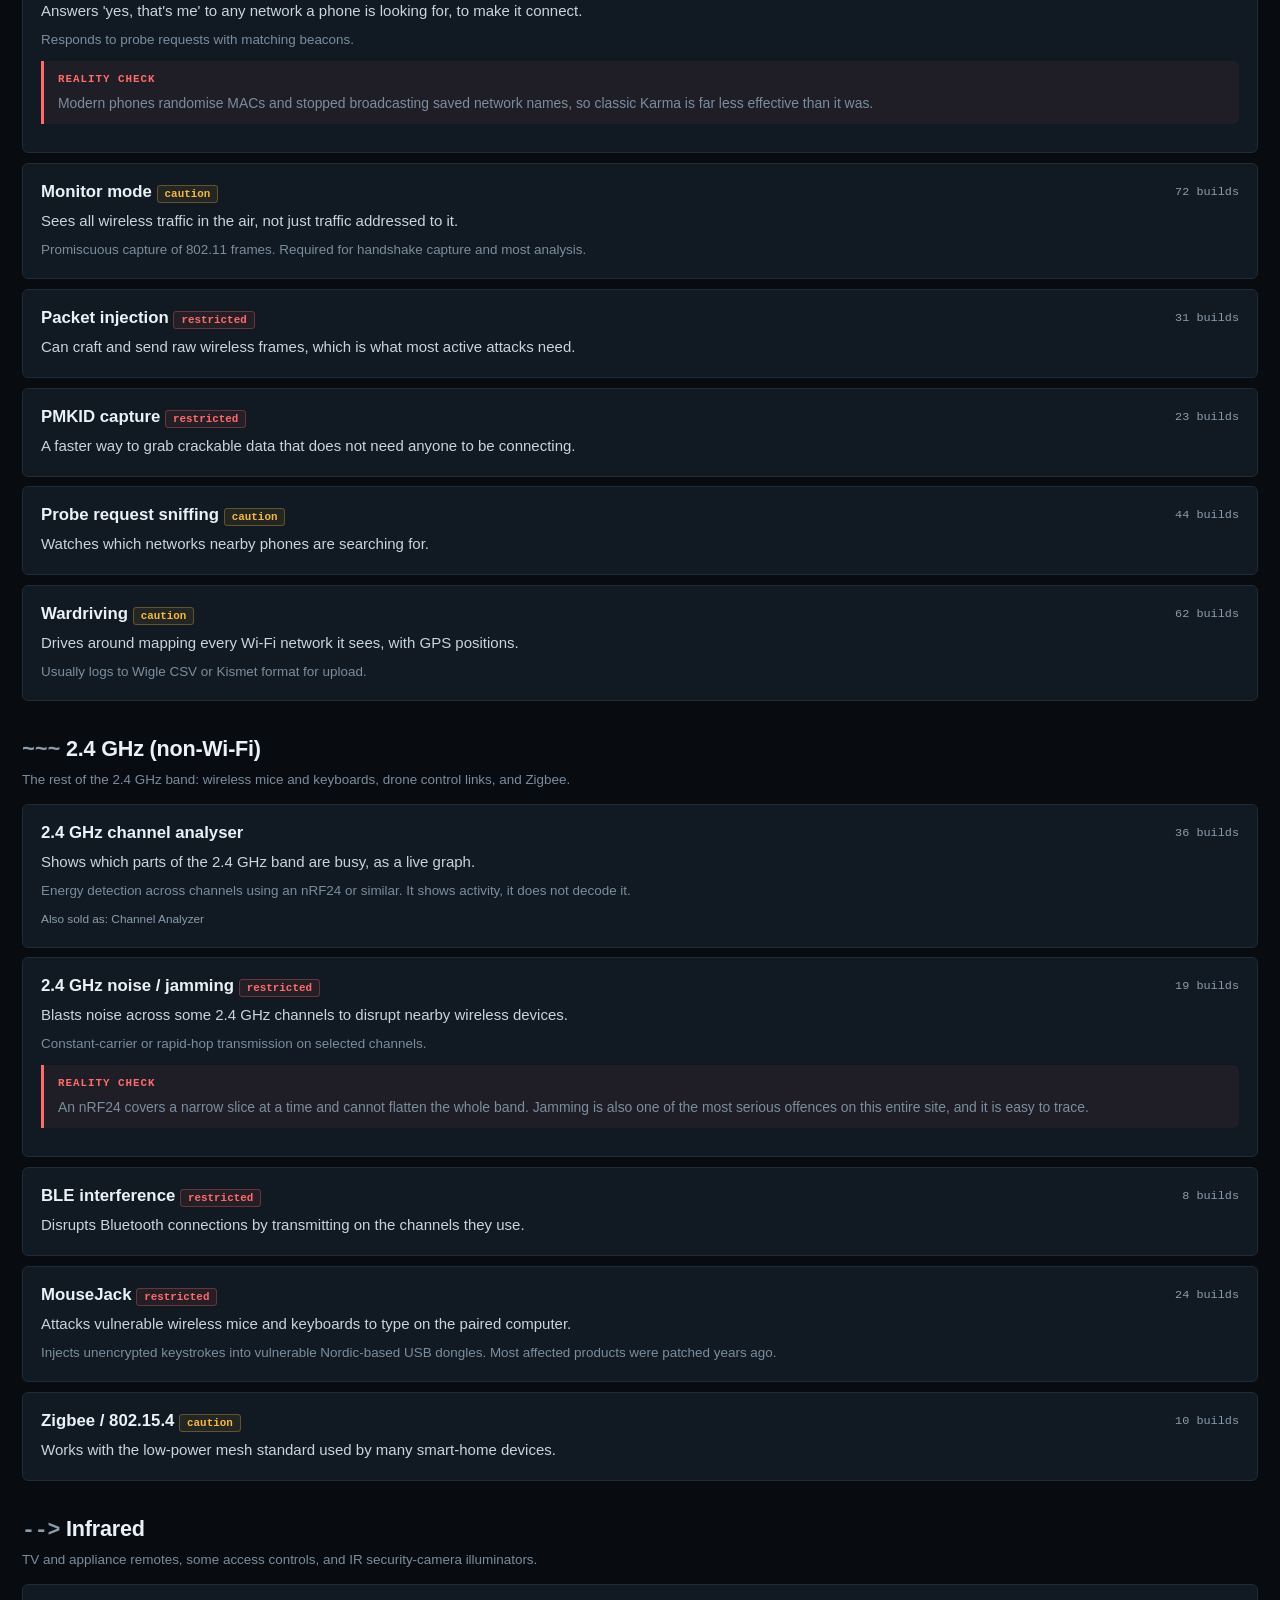
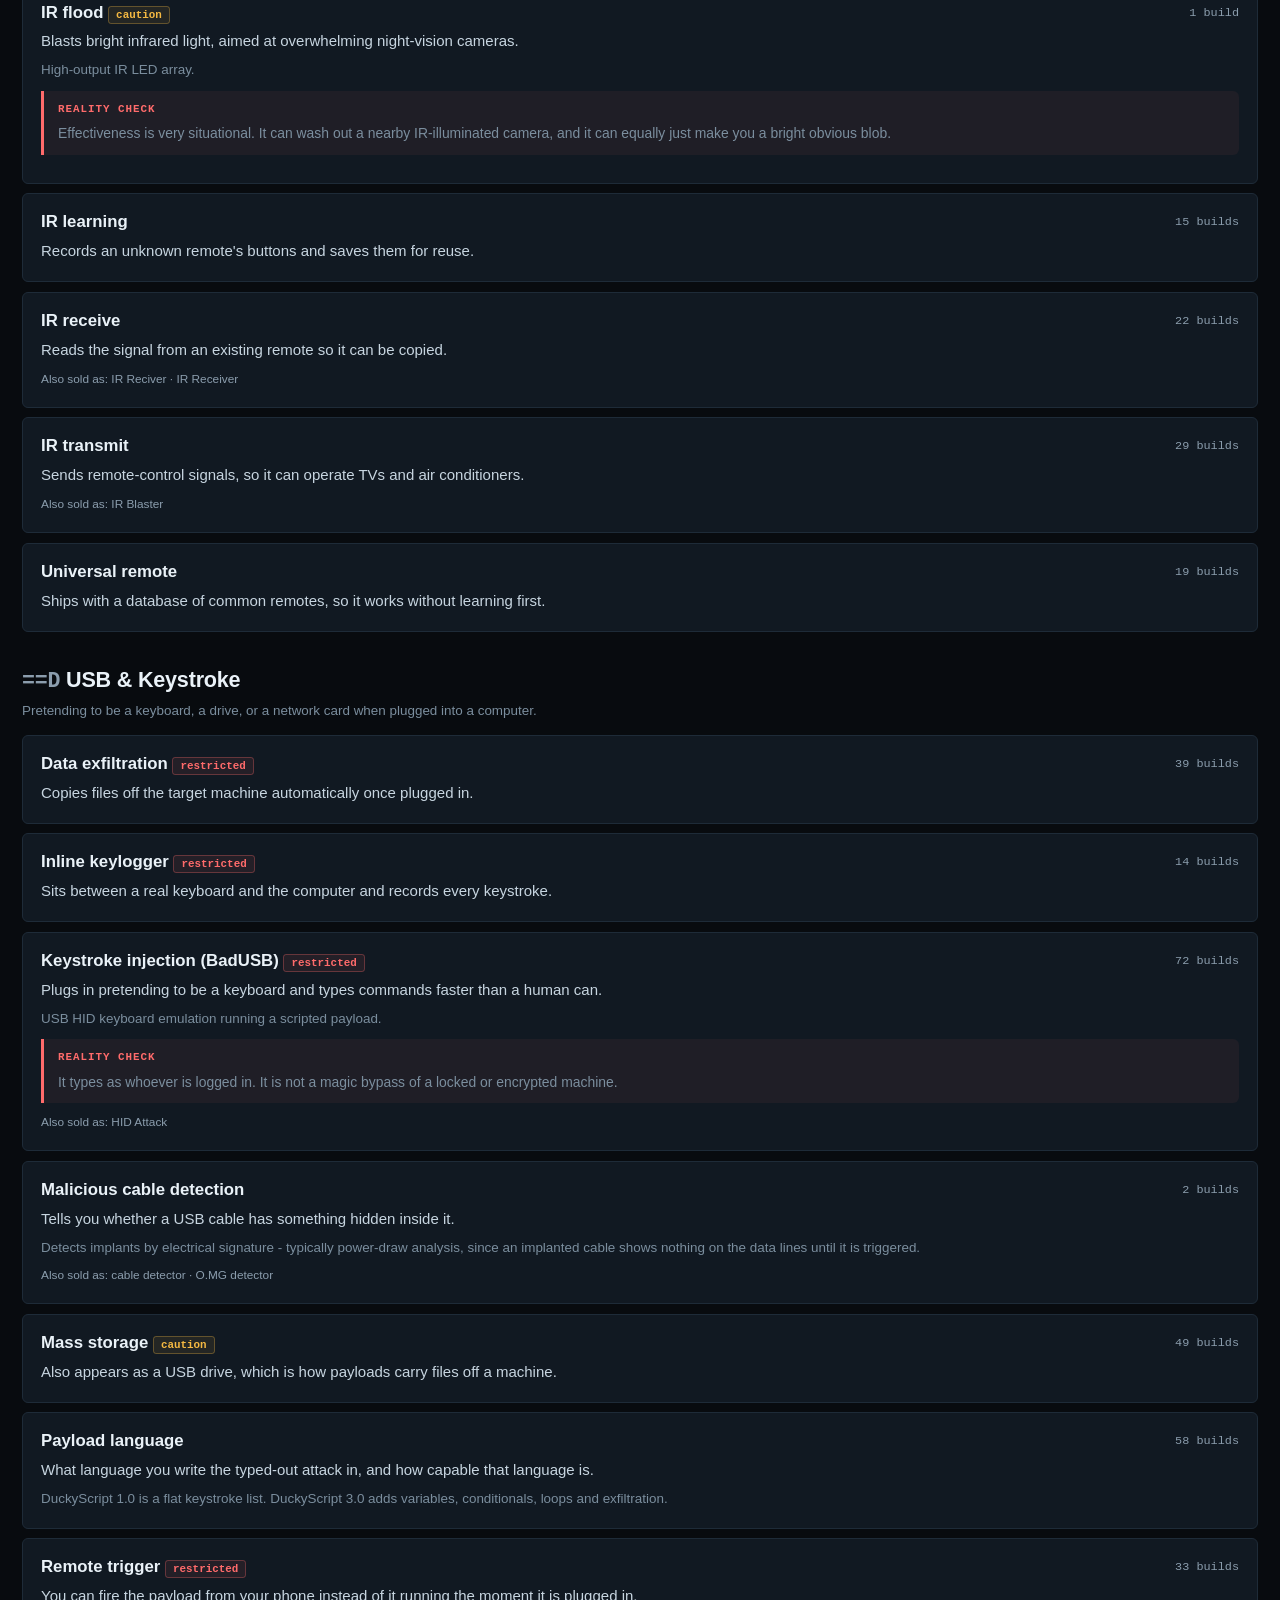
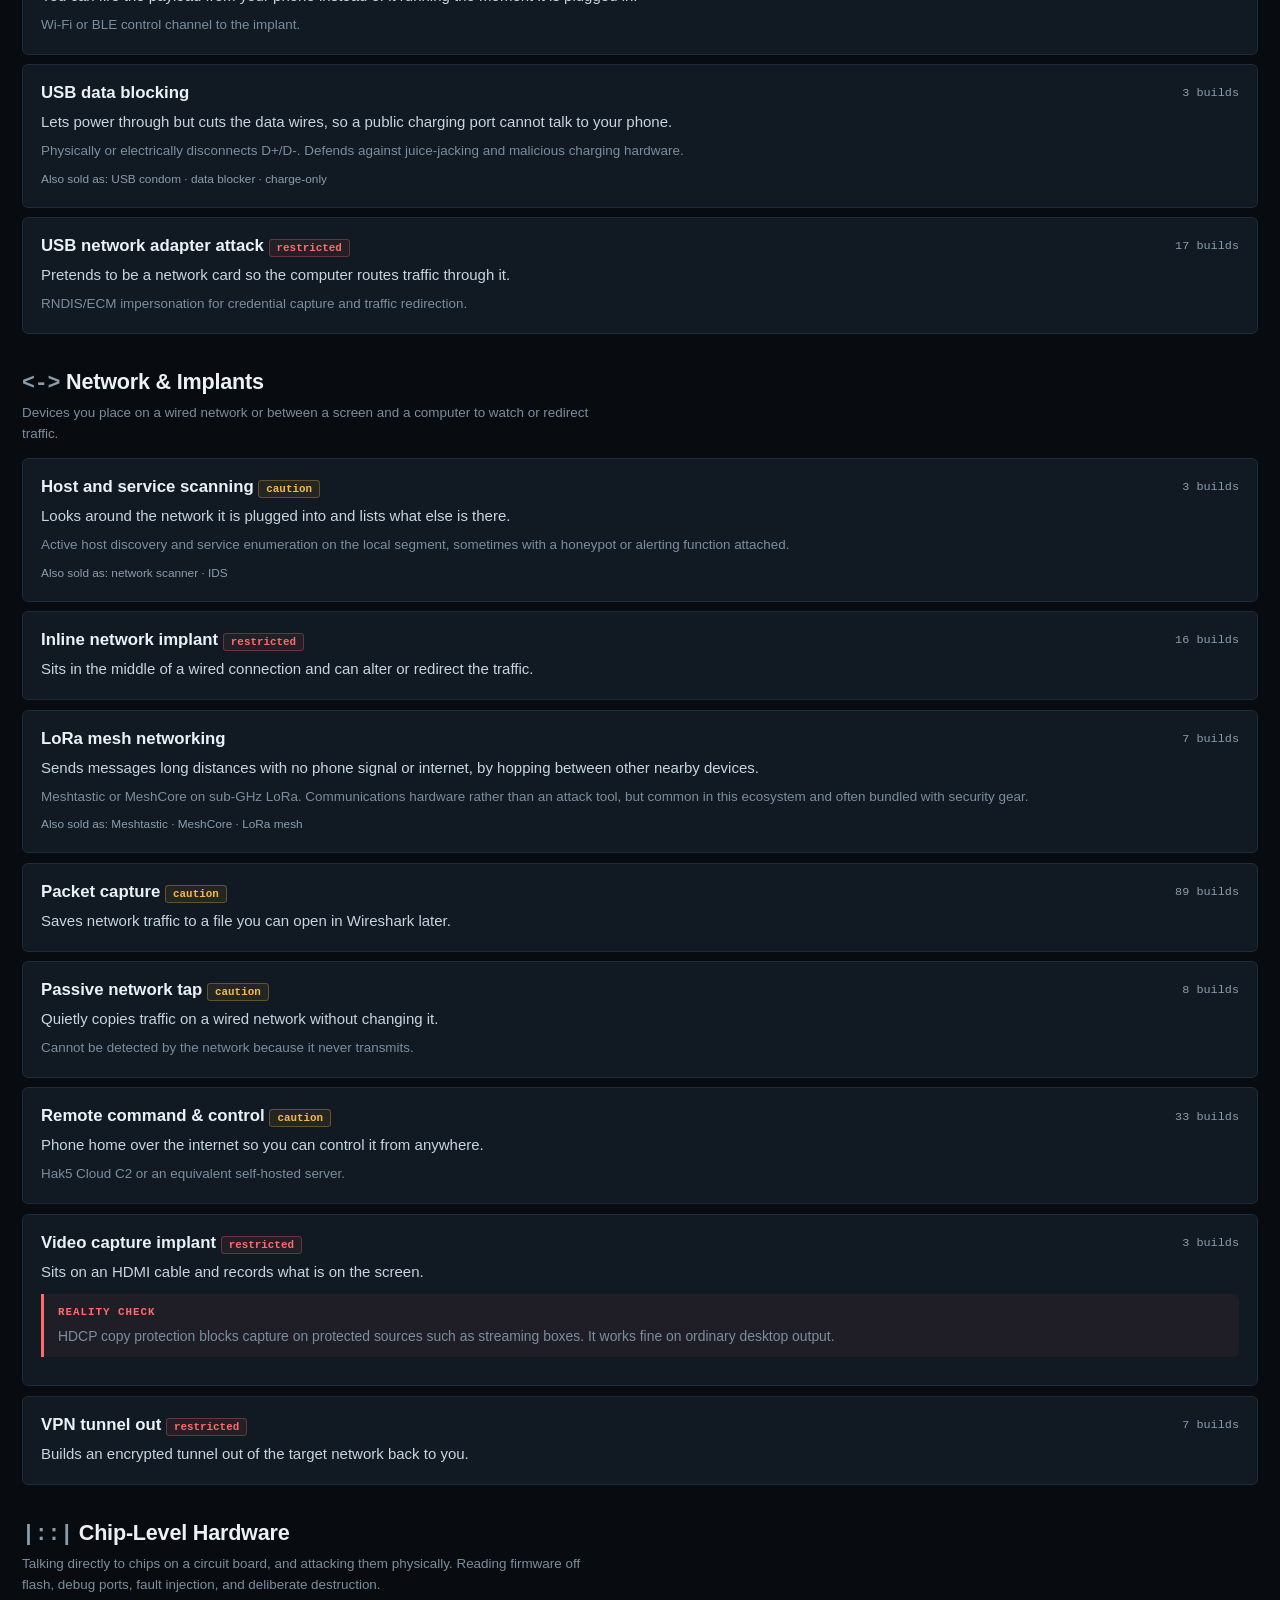
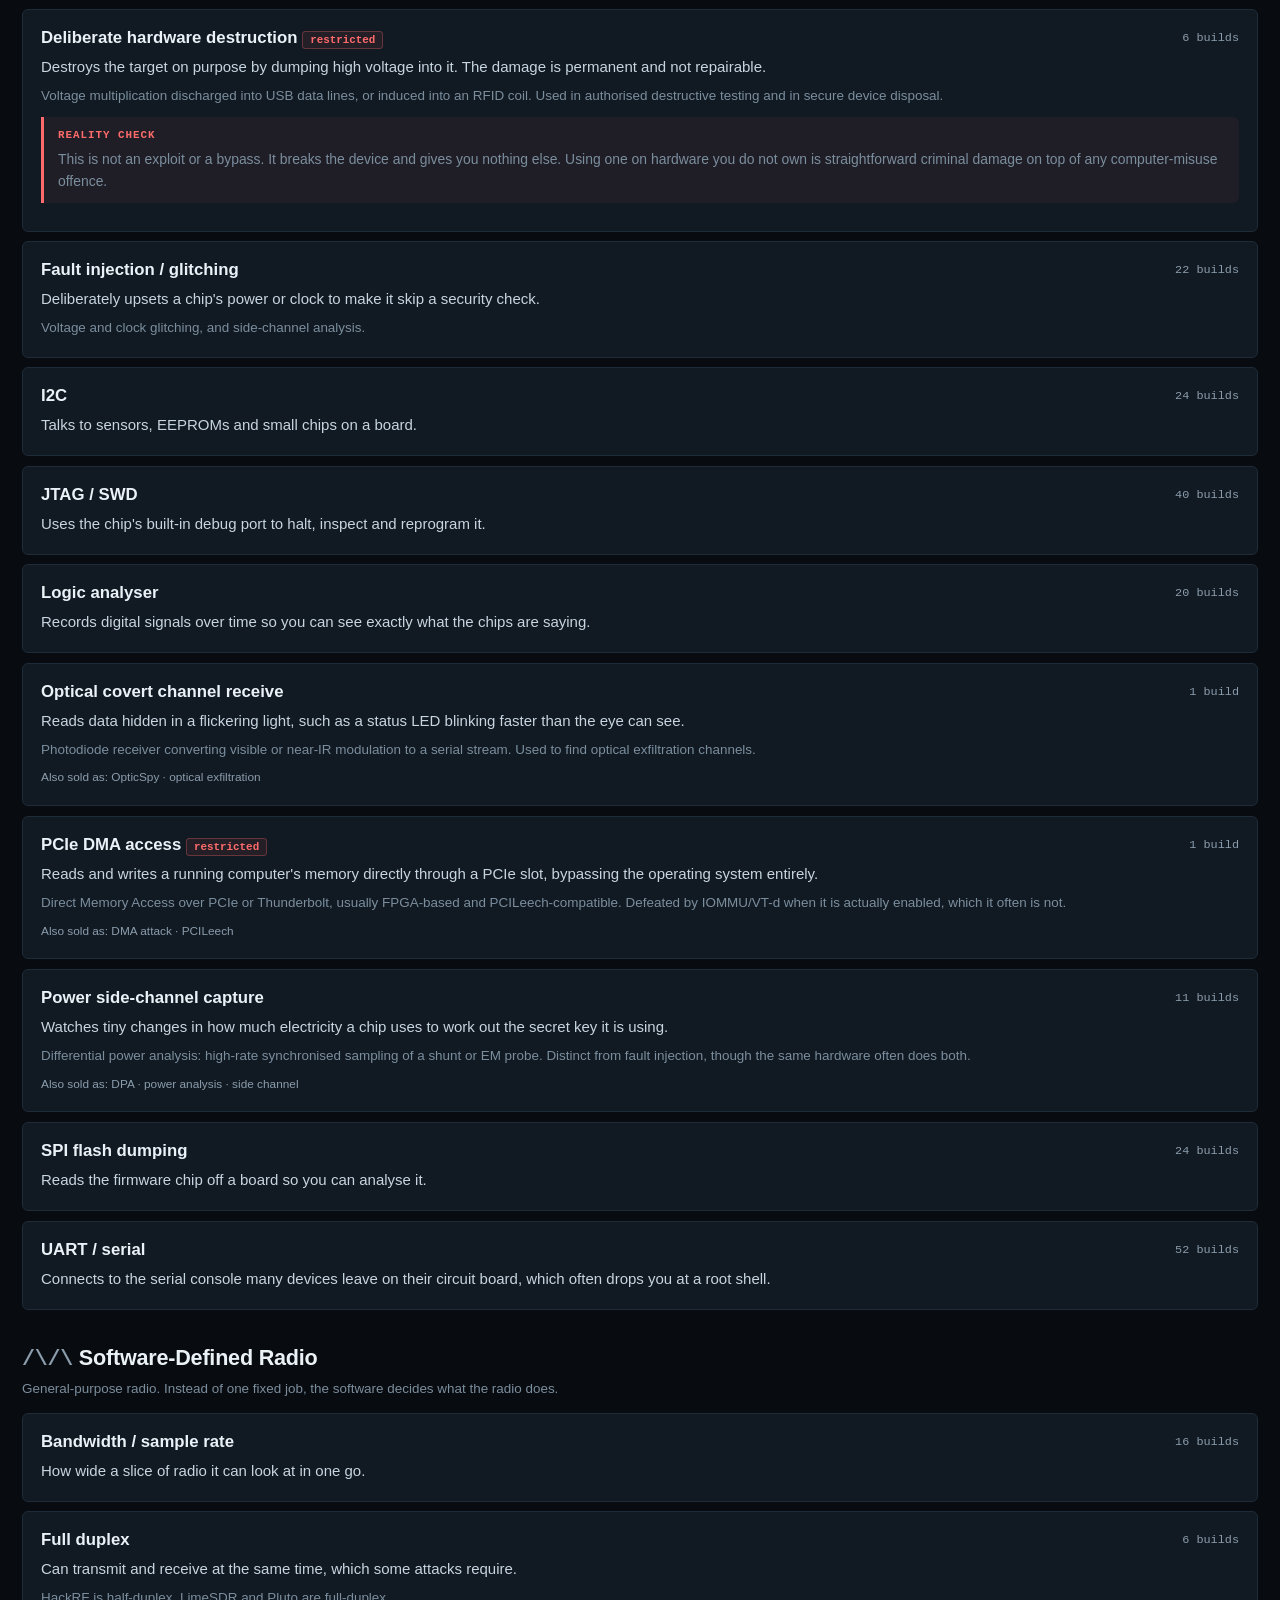
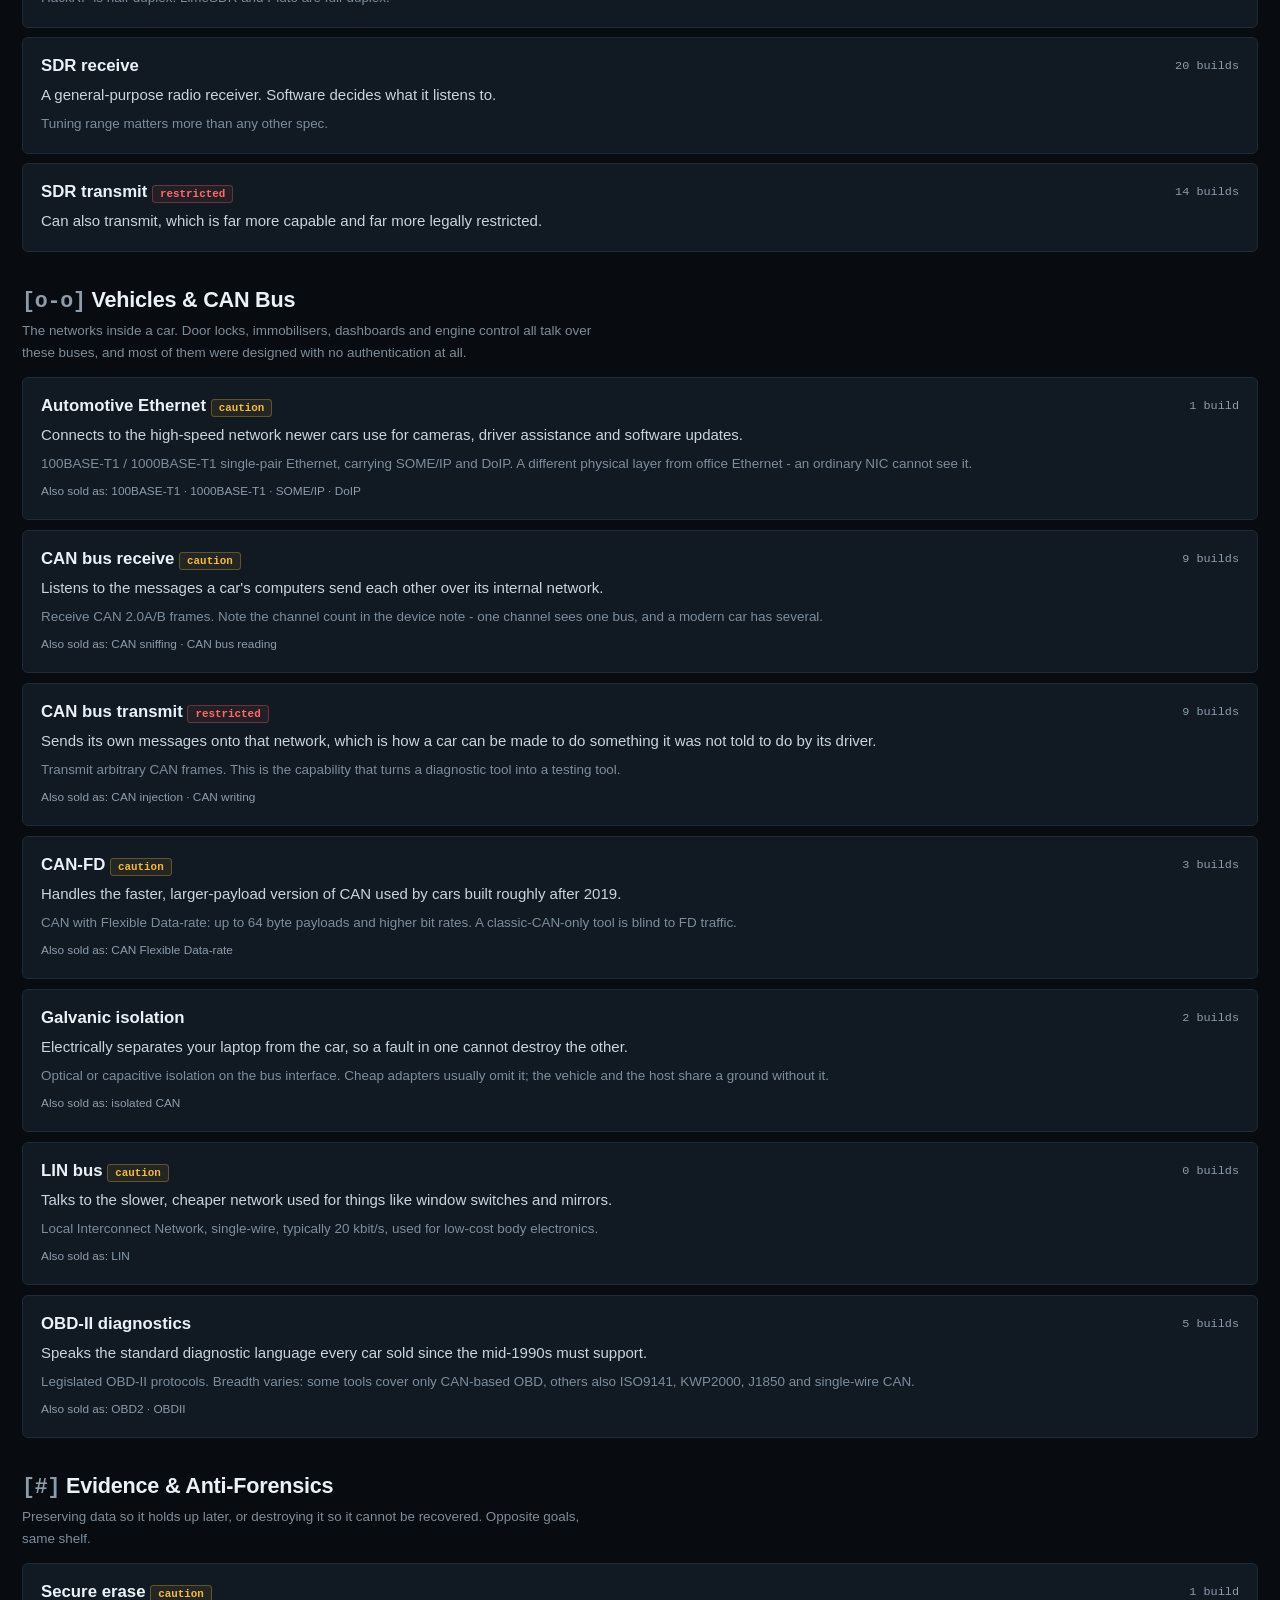
<file: glossary.html>
<!doctype html>
<html lang="en">
<head>
<meta charset="utf-8">
<meta name="viewport" content="width=device-width,initial-scale=1">
<title>Glossary — Sec Gadget Index</title>
<meta name="description" content="Every tracked capability explained twice, once in ordinary English and once technically, with reality checks where the marketing oversells.">

<meta property="og:url" content="https://holdthedoorhoid.github.io/hardware-security-gadgets/glossary.html">
<meta property="og:type" content="website">
<meta property="og:site_name" content="Sec Gadget Index">
<meta property="og:title" content="Plain-language glossary — Sec Gadget Index">
<meta property="og:description" content="Every tracked capability explained twice, once in ordinary English and once technically, with reality checks where the marketing oversells.">
<meta name="twitter:card" content="summary_large_image">
<meta name="twitter:title" content="Plain-language glossary — Sec Gadget Index">
<meta name="twitter:description" content="Every tracked capability explained twice, once in ordinary English and once technically, with reality checks where the marketing oversells.">
<meta property="og:image" content="https://holdthedoorhoid.github.io/hardware-security-gadgets/assets/og.png">
<meta property="og:image:width" content="1200">
<meta property="og:image:height" content="630">
<meta property="og:image:alt" content="Sec Gadget Index: 176 builds, 161 devices, 118 capabilities, 947 sources.">
<meta name="theme-color" content="#080b0f">
<link rel="icon" href="assets/favicon.svg" type="image/svg+xml">
<link rel="canonical" href="https://holdthedoorhoid.github.io/hardware-security-gadgets/glossary.html">
<link rel="stylesheet" href="css/style.css">
</head>
<body>
<div id="nav"></div>
<main><div class="wrap" style="padding-top:30px;padding-bottom:50px">
  <h1>Plain-language glossary</h1>
  <p class="muted" style="max-width:75ch">Every capability tracked on this site, in ordinary English
  first and technical detail second. Where a term is routinely misunderstood or oversold, there is a
  reality check. Terms marked <span class="tag tag-red tiny">restricted</span> are ones where simply
  using the feature is a criminal offence in most countries, regardless of who owns the device.</p>

  <input class="search mt2" id="gq" aria-label="Filter glossary terms" placeholder="filter terms…" style="max-width:420px">
  <div id="body" class="mt2"></div>
</div>
</main>
<footer><div class="wrap">
    <p><b>Own it legally, use it legally.</b> Owning most of these devices is lawful in
    most countries. Using their transmit and attack features against systems you do not
    own or have written permission to test is a criminal offence in nearly all of them.
    Per-device legal notes flag known import restrictions, but they are a starting point
    for your own research, not legal advice.</p>
    <p class="tiny dim">Independent, non-commercial, no affiliate links. Prices are
    manufacturer direct in USD and carry the date they were checked. Capability data is
    sourced and marked with a confidence level; "Claimed" means the seller says so and we
    could not confirm it.</p>
  </div></footer>

<script src="data/taxonomy.js"></script>
<script src="data/devices-lite.js?v=2026-09-10"></script>
<script src="js/common.js"></script>
<script>
document.getElementById("nav").innerHTML  = navBar("glossary");

function render(q){
  q = (q||"").toLowerCase();
  const match = s => !q || String(s||"").toLowerCase().includes(q);
  let h = "";

  for (const g of T.groups){
    const rows = Object.entries(T.caps)
      .filter(([k,m])=>m.group===g.id)
      .filter(([k,m])=>match(m.label)||match(m.plain)||match(m.detail)||match(k)||(m.aliases||[]).some(match))
      .sort((a,b)=>a[1].label.localeCompare(b[1].label));
    if (!rows.length) continue;
    h += `<h2 class="mt3"><span class="dim mono">${esc(g.icon)}</span> ${esc(g.name)}</h2>
          <p class="muted small" style="max-width:78ch;margin-top:-6px">${esc(g.blurb)}</p>`;
    for (const [k,m] of rows){
      const n = DB.filter(d=>hasCap(d,k)).length;
      h += `<div class="panel mt1">
        <div class="between">
          <h3 class="mb0">${esc(m.label)}
            ${m.legal==="restricted"?'<span class="tag tag-red">restricted</span>':""}
            ${m.legal==="caution"?'<span class="tag tag-amb">caution</span>':""}</h3>
          <span class="tiny dim mono">${n} build${n===1?"":"s"}</span>
        </div>
        <p class="mb0" style="margin-top:6px">${esc(m.plain||"")}</p>
        ${m.detail?`<p class="small muted mb0" style="margin-top:6px">${esc(m.detail)}</p>`:""}
        ${m.myth?`<div class="mythbox"><b>reality check</b>${esc(m.myth)}</div>`:""}
        ${m.aliases&&m.aliases.length?`<p class="tiny dim mb0" style="margin-top:8px">Also sold as: ${m.aliases.map(esc).join(" · ")}</p>`:""}
      </div>`;
    }
  }

  const gl = Object.entries(T.glossary).filter(([k,v])=>match(k)||match(v));
  if (gl.length){
    h += `<h2 class="mt3">General terms</h2><dl class="spec">` +
      gl.sort((a,b)=>a[0].localeCompare(b[0])).map(([k,v])=>`<dt>${esc(k)}</dt><dd>${esc(v)}</dd>`).join("") + `</dl>`;
  }
  document.getElementById("body").innerHTML = h || '<div class="empty">no terms match</div>';
}
render("");
let _gt;
document.getElementById("gq").addEventListener("input", e=>{
  const v=e.target.value; clearTimeout(_gt); _gt=setTimeout(()=>render(v),120); });
</script>
</body>
</html>
</file>
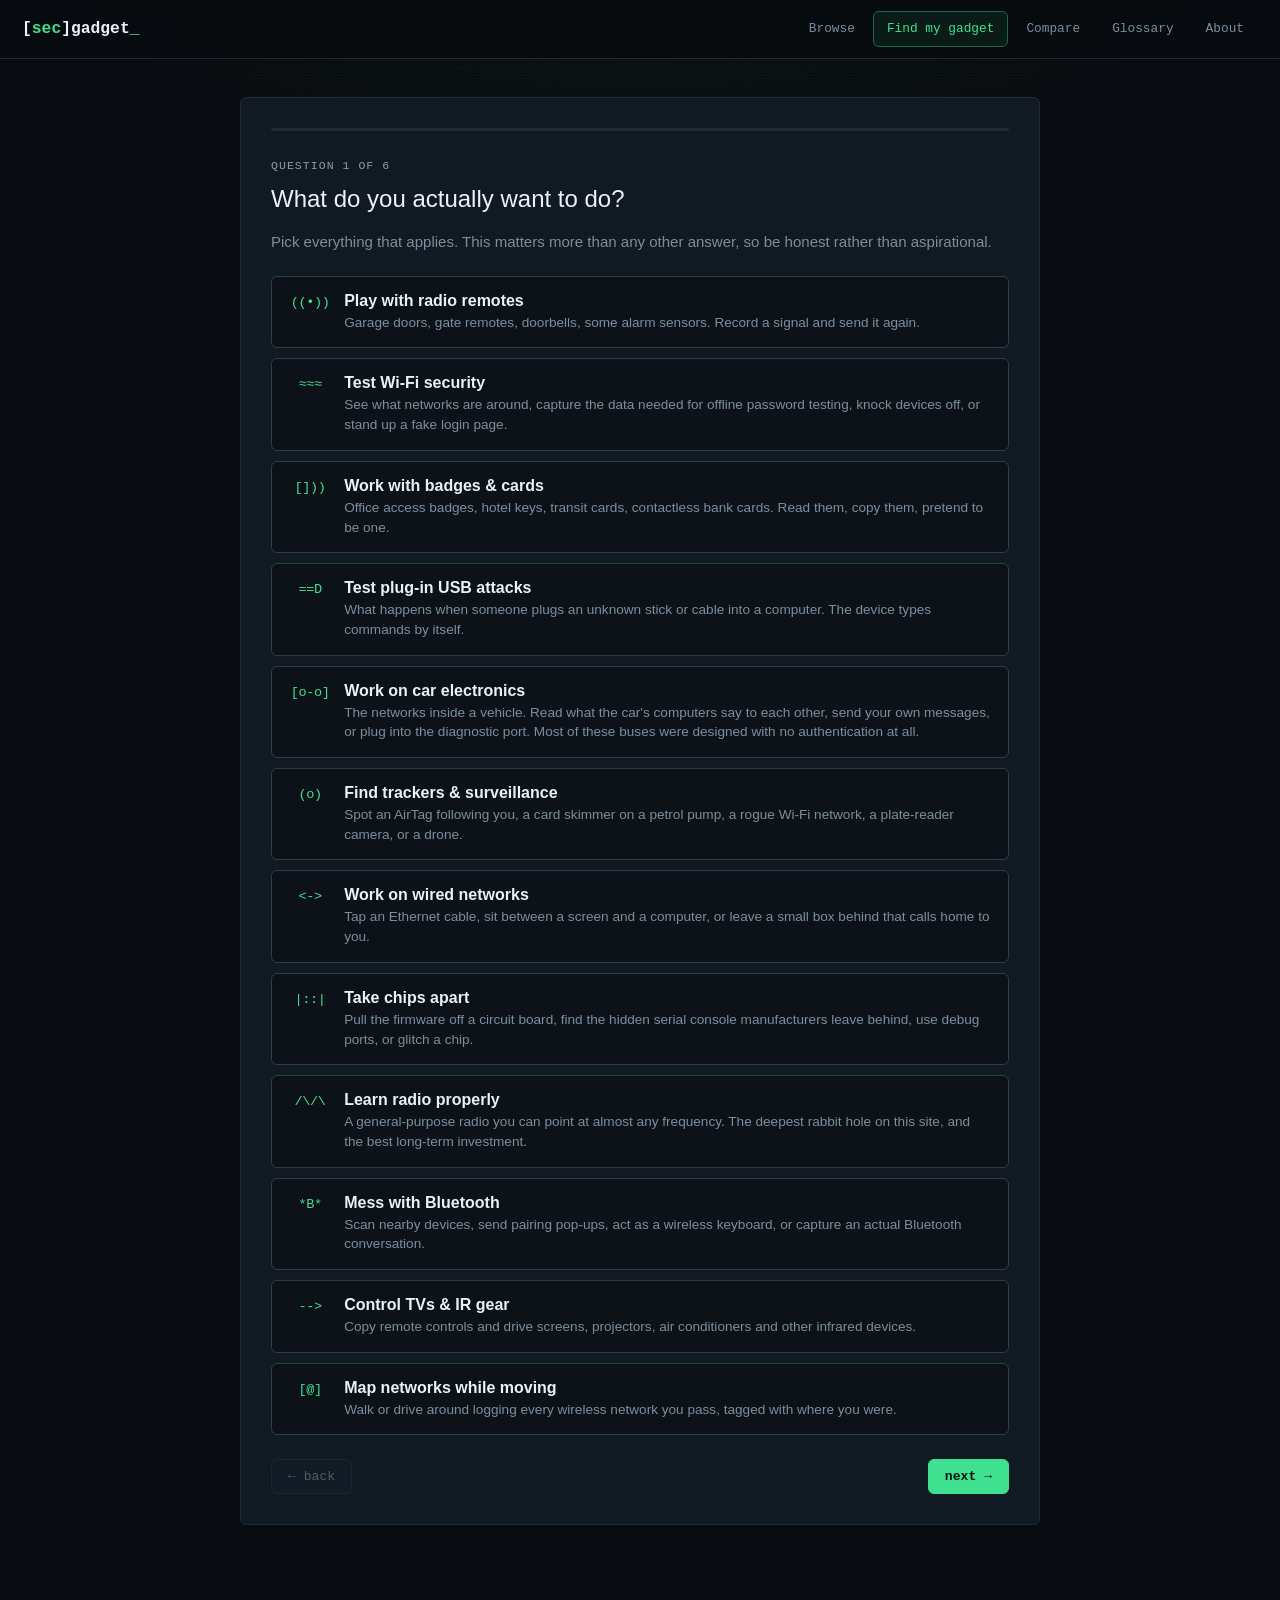
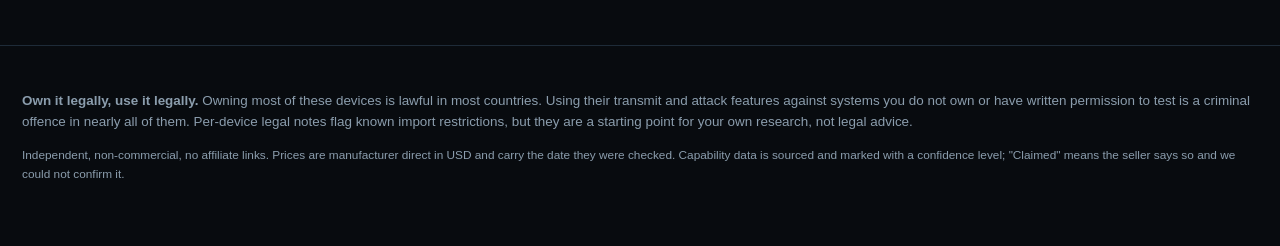
<file: quiz.html>
<!doctype html>
<html lang="en">
<head>
<meta charset="utf-8">
<meta name="viewport" content="width=device-width,initial-scale=1">
<title>Find my gadget — Sec Gadget Index</title>
<meta name="description" content="Six questions and you get at most three hardware security tools that actually suit your budget, skill level and what you want to do. With the caveats spelled out.">

<meta property="og:url" content="https://holdthedoorhoid.github.io/hardware-security-gadgets/quiz.html">
<meta property="og:type" content="website">
<meta property="og:site_name" content="Sec Gadget Index">
<meta property="og:title" content="Find my gadget — Sec Gadget Index">
<meta property="og:description" content="Six questions and you get at most three hardware security tools that actually suit your budget, skill level and what you want to do. With the caveats spelled out.">
<meta name="twitter:card" content="summary_large_image">
<meta name="twitter:title" content="Find my gadget — Sec Gadget Index">
<meta name="twitter:description" content="Six questions and you get at most three hardware security tools that actually suit your budget, skill level and what you want to do. With the caveats spelled out.">
<meta property="og:image" content="https://holdthedoorhoid.github.io/hardware-security-gadgets/assets/og.png">
<meta property="og:image:width" content="1200">
<meta property="og:image:height" content="630">
<meta property="og:image:alt" content="Sec Gadget Index: 176 builds, 161 devices, 118 capabilities, 947 sources.">
<meta name="theme-color" content="#080b0f">
<link rel="icon" href="assets/favicon.svg" type="image/svg+xml">
<link rel="canonical" href="https://holdthedoorhoid.github.io/hardware-security-gadgets/quiz.html">
<link rel="stylesheet" href="css/style.css">
</head>
<body>
<div id="nav"></div>
<main><div class="wrap" style="padding-top:38px;padding-bottom:60px">
  <div class="quiz" id="quiz"></div>
</div>
</main>
<footer><div class="wrap">
    <p><b>Own it legally, use it legally.</b> Owning most of these devices is lawful in
    most countries. Using their transmit and attack features against systems you do not
    own or have written permission to test is a criminal offence in nearly all of them.
    Per-device legal notes flag known import restrictions, but they are a starting point
    for your own research, not legal advice.</p>
    <p class="tiny dim">Independent, non-commercial, no affiliate links. Prices are
    manufacturer direct in USD and carry the date they were checked. Capability data is
    sourced and marked with a confidence level; "Claimed" means the seller says so and we
    could not confirm it.</p>
  </div></footer>

<script src="data/taxonomy.js"></script>
<script src="data/devices-lite.js?v=2026-09-10"></script>
<script src="js/common.js"></script>
<script src="js/quiz-data.js"></script>
<script src="js/quiz-engine.js"></script>
<script>
document.getElementById("nav").innerHTML  = navBar("quiz");

const ans = { goals:new Set(), budget:null, skill:null, build:null, stealth:null, support:null };
let step = 0;

const STEPS = [
  { key:"goals", multi:true, q:"What do you actually want to do?",
    help:"Pick everything that applies. This matters more than any other answer, so be honest rather than aspirational.",
    opts:()=>QUIZ.goals.map(g=>({v:g.id,label:g.label,desc:g.desc,icon:g.icon})) },

  { key:"budget", q:"What can you spend?",
    help:"Total for one device. Where a project is build-it-yourself, we estimate the parts cost.",
    opts:()=>QUIZ.budgets.map(b=>({v:b.id,label:b.label,desc:b.desc})) },

  { key:"skill", q:"How much have you done before?",
    help:"There is no wrong answer. Answering low gets you things that work out of the box; answering high unlocks tools with sharper edges.",
    opts:()=>QUIZ.skills.map(s=>({v:s.id,label:s.label,desc:s.desc})) },

  { key:"build", q:"How much work are you willing to put in?",
    help:"A lot of the best value in this space is a cheap board plus free open-source firmware, but somebody has to install it.",
    opts:()=>QUIZ.builds.map(b=>({v:b.id,label:b.label,desc:b.desc})) },

  { key:"stealth", q:"Does it need to look inconspicuous?",
    help:"Only relevant for authorised physical security work. If you are learning at home, pick the first option.",
    opts:()=>QUIZ.stealth.map(s=>({v:s.id,label:s.label,desc:s.desc})) },

  { key:"support", q:"How much do documentation and community matter?",
    help:"Some of the most capable tools here have almost no documentation. Some of the friendliest are limited.",
    opts:()=>QUIZ.support.map(s=>({v:s.id,label:s.label,desc:s.desc})) }
];

function render(){
  if (step >= STEPS.length) return renderResults();
  const s = STEPS[step];
  const sel = v => s.multi ? ans.goals.has(v) : ans[s.key] === v;
  document.getElementById("quiz").innerHTML = `
    <div class="qcard">
      <div class="qprog"><i style="width:${(step/STEPS.length)*100}%"></i></div>
      <div class="qstep">Question ${step+1} of ${STEPS.length}</div>
      <div class="qq">${esc(s.q)}</div>
      <p class="qhelp">${esc(s.help)}</p>
      <div class="qopts">
        ${s.opts().map(o=>`
          <button class="qopt ${sel(o.v)?"sel":""}" data-v="${esc(o.v)}">
            <span class="qi">${o.icon?esc(o.icon):(sel(o.v)?"[x]":"[ ]")}</span>
            <span><span class="qlab">${esc(o.label)}</span><span class="qdesc">${esc(o.desc)}</span></span>
          </button>`).join("")}
      </div>
      <div class="qnav">
        <button class="btn" id="back" ${step===0?"disabled":""}>&larr; back</button>
        <button class="btn btn-p" id="next">${step===STEPS.length-1?"See my results":"next &rarr;"}</button>
      </div>
    </div>`;

  document.querySelectorAll(".qopt").forEach(b=>b.onclick=()=>{
    const v = b.dataset.v;
    if (s.multi){ ans.goals.has(v) ? ans.goals.delete(v) : ans.goals.add(v); render(); }
    else { ans[s.key]=v; step++; render(); }
  });
  document.getElementById("back").onclick = ()=>{ if(step>0){step--;render();} };
  document.getElementById("next").onclick = ()=>{
    if (s.multi && ans.goals.size===0){
      alert("Pick at least one thing you want to do — everything else is scored against it.");
      return;
    }
    if (!s.multi && !ans[s.key]) { alert("Pick one option to continue."); return; }
    step++; render();
  };
}

function resCard(r, i){
  const d = r.dev;
  return `<div class="res ${i===0?"top":""}">
    <div class="res-r">${i+1}</div>
    <div class="res-b">
      <div class="between">
        <div>
          <h3 style="margin-bottom:2px"><a href="device.html?id=${encodeURIComponent(d.id)}">${esc(d.name)}</a></h3>
          <div class="tiny dim mono">${esc(d.vendor||"")}${d.firmware?` &middot; ${esc(d.firmware)} firmware`:""}</div>
        </div>
        <div style="text-align:right">
          <div class="card-pr">${priceStr(d)}</div>
          ${d.price_is_estimate?'<div class="tiny dim">est. parts cost</div>':""}
        </div>
      </div>

      <div class="match">match ${r.pct}%<div class="mbar"><i style="width:${r.pct}%"></i></div></div>

      <p class="small mt1" style="color:var(--tx)">${esc(d.summary||"")}</p>

      ${d.honest_take?`<div class="honest"><span class="lbl">The honest take</span><p>${esc(d.honest_take)}</p></div>`:""}

      <ul class="why">
        ${r.why.map(w=>`<li class="ok">${w}</li>`).join("")}
        ${r.warn.map(w=>`<li class="warn" style="color:var(--amb)">${w}</li>`).join("")}
      </ul>

      <div class="card-f" style="border:0;padding-top:12px">
        <span class="tag ${SKILL_TAG[d.skill_level]||""}">${esc(d.skill_level||"")}</span>
        <span class="tag">${esc(BUILD_LABEL[d.build_effort]||"")}</span>
        <span class="tag ${STATUS_TAG[d.status]||""}">${esc(d.status||"")}</span>
        ${d.legal&&d.legal.risk_level?`<span class="tag ${RISK_TAG[d.legal.risk_level]||""}">legal risk: ${esc(d.legal.risk_level)}</span>`:""}
        <a class="btn btn-sm" style="margin-left:auto" href="device.html?id=${encodeURIComponent(d.id)}">full breakdown &rarr;</a>
      </div>
    </div>
  </div>`;
}

function renderResults(){
  const out = recommend(ans, DB);
  const goalNames = QUIZ.goals.filter(g=>ans.goals.has(g.id)).map(g=>g.label);
  const budget = QUIZ.budgets.find(b=>b.id===ans.budget);

  document.getElementById("quiz").innerHTML = `
    <div class="qprog"><i style="width:100%"></i></div>
    <div class="between mt2">
      <div>
        <h1 style="margin-bottom:4px">Your three best matches</h1>
        <p class="muted small" style="max-width:65ch">Scored against what you said you want to do, weighted by
        budget, skill, effort, form factor and how well supported each project is. Read the amber lines —
        they are the reasons a match might be wrong for you.</p>
      </div>
      <button class="btn" id="again">start over</button>
    </div>

    <div class="panel mt2 tiny mono dim">
      goals: ${esc(goalNames.join(", ")||"none")} &nbsp;|&nbsp; budget: ${esc(budget?budget.label:"?")}
      &nbsp;|&nbsp; skill: ${esc(ans.skill)} &nbsp;|&nbsp; effort: ${esc(ans.build)}
      &nbsp;|&nbsp; stealth: ${esc(ans.stealth)} &nbsp;|&nbsp; support: ${esc(ans.support)}
    </div>

    ${out.onTopicCount === 0 ? `<div class="banner mt2">
      <b>Nothing here is a strong fit.</b> Nothing in the index covers that combination well.
      The results below are the closest available, but consider splitting the job across two
      devices, or loosening your budget or effort answers.</div>`
      : out.thin ? `<div class="banner mt2">
      <b>Only ${out.onTopicCount} genuine match${out.onTopicCount===1?"":"es"}.</b> Just
      ${out.onTopicCount===1?"one device":`${out.onTopicCount} devices`} in the index really
      ${out.onTopicCount===1?"does":"do"} what you asked for at all. Anything listed below
      ${out.onTopicCount===1?"it":"them"} is a weaker fallback, not a close second.</div>` : ""}

    <div class="rank mt2">${out.top.map(resCard).join("")}</div>

    ${out.also.length?`
    <h2 class="mt3">Also worth a look</h2>
    <p class="muted small">Scored well but lost out on budget, skill fit, or effort.</p>
    <div class="grid mt1">${out.also.map(r=>deviceCard(r.dev,
        `<span class="tag tag-cyn" style="margin-left:auto">${r.pct}% match</span>`)).join("")}</div>`:""}

    <div class="banner mt3">
      <b>Before you buy.</b> Owning these is legal in most places. Using the transmit and attack
      features against anything you do not own, or do not have written permission to test, is a
      criminal offence in most countries. Check the legal section on each device page, and check
      your own local law — the notes here are a starting point, not legal advice.
    </div>`;

  document.getElementById("again").onclick = ()=>{
    ans.goals.clear(); ["budget","skill","build","stealth","support"].forEach(k=>ans[k]=null);
    step=0; render(); scrollTo(0,0);
  };
  scrollTo(0,0);
}

render();
initTips();
</script>
</body>
</html>
</file>
<file: css/style.css>
/* ============================================================
   Sec Gadget Index - dark terminal aesthetic
   ============================================================ */

:root{
  --bg:#080b0f;
  --bg-2:#0d1219;
  --panel:#111922;
  --panel-2:#16202b;
  --line:#1e2b38;
  --line-2:#2a3d4d;

  --tx:#c7d5e0;
  --tx-hi:#eaf2f8;
  --tx-mute:#7b8e9e;
  --tx-dim:#8b9dad;

  --grn:#3fe08f;
  --grn-dim:#1d6b45;
  --cyn:#35d6f0;
  --amb:#f5b942;
  --red:#ff6b6b;
  --mag:#c77dff;
  --blu:#5aa9ff;

  --mono:'JetBrains Mono','Fira Code','SF Mono',ui-monospace,'Cascadia Code',Menlo,Consolas,monospace;
  --sans:'Inter',-apple-system,BlinkMacSystemFont,'Segoe UI',Roboto,Helvetica,Arial,sans-serif;

  --r:6px;
  --maxw:1500px;
}

*{box-sizing:border-box}
html{scroll-behavior:smooth}
body{
  margin:0;background:var(--bg);color:var(--tx);
  font-family:var(--sans);font-size:15px;line-height:1.6;
  -webkit-font-smoothing:antialiased;
  background-image:
    radial-gradient(ellipse 80% 50% at 50% -10%, rgba(63,224,143,.06), transparent 60%),
    linear-gradient(rgba(255,255,255,.012) 1px, transparent 1px);
  background-size:auto, 100% 3px;
  background-attachment:fixed;
}
a{color:var(--grn);text-decoration:none}
a:hover{text-decoration:underline}
h1,h2,h3,h4{color:var(--tx-hi);line-height:1.25;margin:0 0 .5em}
h1{font-size:1.9rem;letter-spacing:-.02em}
h2{font-size:1.35rem;letter-spacing:-.01em}
h3{font-size:1.05rem}
code,kbd,.mono{font-family:var(--mono)}
hr{border:0;border-top:1px solid var(--line);margin:2rem 0}

.wrap{max-width:var(--maxw);margin:0 auto;padding:0 22px}
.narrow{max-width:900px}

/* ---------- top bar ---------- */
#nav{position:sticky;top:0;z-index:100}
.topbar{
  position:sticky;top:0;z-index:100;
  background:rgba(8,11,15,.93);backdrop-filter:blur(12px);
  border-bottom:1px solid var(--line);
}
.topbar-in{display:flex;align-items:center;gap:26px;height:58px;max-width:var(--maxw);margin:0 auto;padding:0 22px}
.brand{font-family:var(--mono);font-weight:700;font-size:1.02rem;color:var(--tx-hi);white-space:nowrap}
.brand:hover{text-decoration:none}
.brand .bk{color:var(--grn)}
.brand .cur{color:var(--grn);animation:blink 1.1s steps(1) infinite}
@keyframes blink{50%{opacity:0}}
.nav{display:flex;gap:4px;margin-left:auto;flex-wrap:wrap}
.nav a{
  font-family:var(--mono);font-size:.8rem;color:var(--tx-mute);
  padding:7px 13px;border-radius:var(--r);border:1px solid transparent;
}
.nav a:hover{color:var(--grn);background:var(--panel);text-decoration:none}
.nav a.on{color:var(--grn);border-color:var(--grn-dim);background:rgba(63,224,143,.08)}

/* ---------- hero ---------- */
.hero{padding:52px 0 30px;border-bottom:1px solid var(--line)}
.hero h1{font-family:var(--mono);font-size:2.1rem;margin-bottom:.35em}
.hero .lede{font-size:1.08rem;color:var(--tx-mute);max-width:70ch}
.hero .lede strong{color:var(--tx)}
.kpis{display:flex;gap:26px;flex-wrap:wrap;margin-top:22px;font-family:var(--mono);font-size:.82rem}
.kpi b{display:block;font-size:1.5rem;color:var(--grn);font-weight:600;line-height:1.1}
.kpi span{color:var(--tx-dim)}

/* ---------- generic panel ---------- */
.panel{background:var(--panel);border:1px solid var(--line);border-radius:var(--r);padding:18px}
.panel-t{font-family:var(--mono);font-size:.74rem;text-transform:uppercase;letter-spacing:.1em;color:var(--tx-dim);margin-bottom:12px}

/* ---------- layout ---------- */
.cols{display:grid;grid-template-columns:265px 1fr;gap:26px;align-items:start;padding:26px 0}
.side{position:sticky;top:76px;max-height:calc(100vh - 96px);overflow-y:auto;padding-right:6px}
.side::-webkit-scrollbar{width:8px}
.side::-webkit-scrollbar-thumb{background:var(--line-2);border-radius:4px}

/* ---------- controls ---------- */
.search{
  width:100%;background:var(--bg-2);border:1px solid var(--line-2);color:var(--tx);
  font-family:var(--mono);font-size:.92rem;padding:11px 13px;border-radius:var(--r);
}
.search:focus{outline:none;border-color:var(--grn);box-shadow:0 0 0 3px rgba(63,224,143,.12)}
.search::placeholder{color:var(--tx-dim)}
select,input[type=number]{
  background:var(--bg-2);border:1px solid var(--line-2);color:var(--tx);
  font-family:var(--mono);font-size:.82rem;padding:7px 9px;border-radius:var(--r);
}
select:focus-visible,input:focus-visible,button:focus-visible,a:focus-visible{
  outline:2px solid var(--grn);outline-offset:2px;border-radius:3px}
select:focus,input:focus{outline:none;border-color:var(--grn)}
.btn{
  display:inline-block;font-family:var(--mono);font-size:.82rem;cursor:pointer;
  background:var(--panel-2);border:1px solid var(--line-2);color:var(--tx);
  padding:9px 16px;border-radius:var(--r);transition:.12s;
}
.btn:hover{border-color:var(--grn);color:var(--grn);text-decoration:none}
.btn-p{background:var(--grn);border-color:var(--grn);color:#04140c;font-weight:600}
.btn-p:hover{background:#5df0a6;border-color:#5df0a6;color:#04140c}
.btn:disabled{opacity:.35;cursor:not-allowed}
.btn-sm{padding:5px 11px;font-size:.75rem}

.fgroup{margin-bottom:20px}
.fgroup h4{font-family:var(--mono);font-size:.72rem;text-transform:uppercase;letter-spacing:.09em;color:var(--tx-dim);margin-bottom:9px;font-weight:600}
.chk{display:flex;align-items:flex-start;gap:8px;padding:3px 0;cursor:pointer;font-size:.85rem;color:var(--tx-mute)}
.chk:hover{color:var(--tx)}
.chk input{accent-color:var(--grn);margin-top:3px;flex-shrink:0}
.chk .ct{flex:1}
.chk .cn{color:var(--tx-dim);font-family:var(--mono);font-size:.72rem}

/* ---------- device cards ---------- */
.grid{display:grid;grid-template-columns:repeat(auto-fill,minmax(330px,1fr));gap:15px}
.card{
  background:var(--panel);border:1px solid var(--line);border-radius:var(--r);
  padding:17px;display:flex;flex-direction:column;gap:9px;transition:.14s;position:relative;
}
.card:hover{border-color:var(--line-2);transform:translateY(-2px);box-shadow:0 6px 22px rgba(0,0,0,.34)}
.card-h{display:flex;justify-content:space-between;align-items:flex-start;gap:10px}
.card-n{font-weight:600;color:var(--tx-hi);font-size:1.02rem;line-height:1.3}
.card-n a{color:inherit}
.card-n a:hover{color:var(--grn);text-decoration:none}
.card-fw{font-family:var(--mono);font-size:.7rem;color:var(--cyn);background:rgba(53,214,240,.09);
  border:1px solid rgba(53,214,240,.24);padding:1px 6px;border-radius:3px;display:inline-block;margin-top:4px}
.card-pr{font-family:var(--mono);font-weight:600;color:var(--grn);white-space:nowrap;font-size:1rem}
.card-pr small{display:block;color:var(--tx-dim);font-weight:400;font-size:.66rem;text-align:right}
.card-v{font-size:.78rem;color:var(--tx-dim);font-family:var(--mono)}
.card-s{font-size:.87rem;color:var(--tx-mute);line-height:1.5;flex:1}
.card-f{display:flex;gap:6px;flex-wrap:wrap;align-items:center;margin-top:auto;padding-top:9px;border-top:1px solid var(--line)}

/* ---------- tags ---------- */
.tag{font-family:var(--mono);font-size:.68rem;padding:2px 7px;border-radius:3px;
  border:1px solid var(--line-2);color:var(--tx-mute);background:var(--bg-2);white-space:nowrap}
.tag-grn{color:var(--grn);border-color:var(--grn-dim);background:rgba(63,224,143,.08)}
.tag-cyn{color:var(--cyn);border-color:rgba(53,214,240,.3);background:rgba(53,214,240,.08)}
.tag-amb{color:var(--amb);border-color:rgba(245,185,66,.3);background:rgba(245,185,66,.08)}
.tag-red{color:var(--red);border-color:rgba(255,107,107,.3);background:rgba(255,107,107,.08)}
.tag-mag{color:var(--mag);border-color:rgba(199,125,255,.3);background:rgba(199,125,255,.08)}
.tag-blu{color:var(--blu);border-color:rgba(90,169,255,.3);background:rgba(90,169,255,.08)}

/* capability value pills */
.v-yes{color:var(--grn)}
.v-partial{color:var(--amb)}
.v-addon{color:var(--blu)}
.v-claimed{color:var(--mag)}
.v-no{color:var(--tx-dim)}
.v-unknown{color:var(--tx-dim);font-style:italic}

/* ---------- honest take ---------- */
.honest{
  background:linear-gradient(90deg,rgba(245,185,66,.07),transparent);
  border-left:3px solid var(--amb);padding:12px 15px;border-radius:0 var(--r) var(--r) 0;margin:14px 0;
}
.honest .lbl{font-family:var(--mono);font-size:.68rem;text-transform:uppercase;letter-spacing:.1em;color:var(--amb);display:block;margin-bottom:5px}
.honest p{margin:0;font-size:.92rem;color:var(--tx)}

.mythbox{background:rgba(255,107,107,.06);border-left:3px solid var(--red);padding:10px 14px;
  border-radius:0 var(--r) var(--r) 0;margin:10px 0;font-size:.87rem;color:var(--tx-mute)}
.mythbox b{color:var(--red);font-family:var(--mono);font-size:.68rem;text-transform:uppercase;letter-spacing:.09em;display:block;margin-bottom:4px}

/* ---------- tables ---------- */
.tw{overflow-x:auto;border:1px solid var(--line);border-radius:var(--r);background:var(--panel)}
table{border-collapse:collapse;width:100%;font-size:.87rem}
th,td{padding:9px 13px;text-align:left;border-bottom:1px solid var(--line);vertical-align:top}
th{background:var(--panel-2);font-family:var(--mono);font-size:.72rem;text-transform:uppercase;
  letter-spacing:.07em;color:var(--tx-dim);font-weight:600;position:sticky;top:0;z-index:2}
tbody tr:hover{background:rgba(255,255,255,.018)}
tbody tr:last-child td{border-bottom:0}
td.k{font-family:var(--mono);color:var(--tx-mute);white-space:nowrap;font-size:.82rem}

/* ---------- spec list ---------- */
.spec{display:grid;grid-template-columns:190px 1fr;gap:1px;background:var(--line);border:1px solid var(--line);border-radius:var(--r);overflow:hidden}
.spec dt{background:var(--panel-2);padding:8px 13px;font-family:var(--mono);font-size:.76rem;color:var(--tx-mute)}
.spec dd{background:var(--panel);padding:8px 13px;margin:0;font-size:.88rem}

/* ---------- quiz ---------- */
.quiz{max-width:800px;margin:0 auto}
.qcard{background:var(--panel);border:1px solid var(--line);border-radius:var(--r);padding:30px}
.qprog{height:3px;background:var(--line);border-radius:2px;overflow:hidden;margin-bottom:26px}
.qprog i{display:block;height:100%;background:var(--grn);transition:width .3s;box-shadow:0 0 10px var(--grn)}
.qstep{font-family:var(--mono);font-size:.72rem;color:var(--tx-dim);letter-spacing:.09em;text-transform:uppercase;margin-bottom:8px}
.qq{font-size:1.5rem;color:var(--tx-hi);margin-bottom:6px;line-height:1.3}
.qhelp{color:var(--tx-mute);margin-bottom:22px;font-size:.94rem}
.qopts{display:grid;gap:10px}
.qopt{
  display:flex;gap:13px;align-items:flex-start;text-align:left;width:100%;
  background:var(--bg-2);border:1px solid var(--line-2);border-radius:var(--r);
  padding:15px 17px;cursor:pointer;transition:.12s;color:var(--tx);font-family:var(--sans);font-size:1rem;
}
.qopt:hover{border-color:var(--grn);background:var(--panel-2)}
.qopt.sel{border-color:var(--grn);background:rgba(63,224,143,.09)}
.qopt .qi{font-family:var(--mono);color:var(--grn);flex-shrink:0;font-size:.85rem;padding-top:3px;min-width:3.1em;text-align:center;letter-spacing:-.03em}
.qopt .qlab{font-weight:600;color:var(--tx-hi);display:block;margin-bottom:3px}
.qopt .qdesc{font-size:.85rem;color:var(--tx-mute);line-height:1.45;display:block}
.qnav{display:flex;justify-content:space-between;margin-top:24px;gap:12px}

/* ---------- results ---------- */
.rank{display:flex;flex-direction:column;gap:16px}
.res{background:var(--panel);border:1px solid var(--line);border-radius:var(--r);padding:20px;display:flex;gap:18px}
.res.top{border-color:var(--grn-dim);box-shadow:0 0 0 1px rgba(63,224,143,.14)}
.res-r{font-family:var(--mono);font-size:2rem;color:var(--tx-dim);font-weight:700;line-height:1;flex-shrink:0;width:46px}
.res.top .res-r{color:var(--grn)}
.res-b{flex:1;min-width:0}
.match{font-family:var(--mono);font-size:.76rem;color:var(--tx-dim);margin-top:6px}
.mbar{height:5px;background:var(--line);border-radius:3px;overflow:hidden;margin-top:5px;max-width:230px}
.mbar i{display:block;height:100%;background:linear-gradient(90deg,var(--grn-dim),var(--grn))}
.why{margin-top:12px;font-size:.87rem}
.why li{margin-bottom:3px;color:var(--tx-mute)}
.why .ok::marker{color:var(--grn)}
.why .warn::marker{color:var(--amb)}

/* ---------- compare ---------- */
.cmp-pick{display:flex;gap:10px;flex-wrap:wrap;align-items:center;margin-bottom:20px}
.cmp th:first-child,.cmp td:first-child{position:sticky;left:0;background:var(--panel-2);z-index:1;min-width:210px}
.cmp th{min-width:190px}
.cmp .grp td{background:var(--bg-2);font-family:var(--mono);font-size:.74rem;
  text-transform:uppercase;letter-spacing:.09em;color:var(--grn);font-weight:600}
.diff{background:rgba(63,224,143,.05)}

/* ---------- misc ---------- */
.muted{color:var(--tx-mute)}
.dim{color:var(--tx-dim)}
.small{font-size:.84rem}
.tiny{font-size:.74rem}
.center{text-align:center}
.mt0{margin-top:0}.mb0{margin-bottom:0}
.mt1{margin-top:.6rem}.mt2{margin-top:1.3rem}.mt3{margin-top:2.2rem}
.row{display:flex;gap:12px;flex-wrap:wrap;align-items:center}
.between{display:flex;justify-content:space-between;align-items:center;gap:14px;flex-wrap:wrap}
.term{border-bottom:1px dotted var(--tx-dim);cursor:help}
.term:hover{color:var(--grn);border-color:var(--grn)}
.empty{text-align:center;padding:60px 20px;color:var(--tx-dim);font-family:var(--mono)}

.legal-low{color:var(--grn)}
.legal-medium{color:var(--amb)}
.legal-high{color:var(--red)}

.banner{background:rgba(255,107,107,.07);border:1px solid rgba(255,107,107,.26);
  border-radius:var(--r);padding:14px 18px;margin:20px 0;font-size:.9rem}
.banner b{color:var(--red)}

footer{border-top:1px solid var(--line);margin-top:60px;padding:30px 0 50px;color:var(--tx-dim);font-size:.84rem}

/* tooltip */
.tip{position:relative}
.tip-b{
  position:absolute;bottom:calc(100% + 8px);left:50%;transform:translateX(-50%);
  background:var(--panel-2);border:1px solid var(--line-2);border-radius:var(--r);
  padding:9px 12px;font-size:.82rem;color:var(--tx);width:270px;z-index:60;
  box-shadow:0 8px 26px rgba(0,0,0,.5);line-height:1.45;font-family:var(--sans);
  text-transform:none;letter-spacing:normal;font-weight:400;
}

@media(max-width:760px){
  .topbar-in{height:auto;flex-wrap:wrap;gap:8px;padding:10px 16px}
  .brand{width:100%}
  .nav{margin-left:0;width:100%;gap:2px}
  .nav a{padding:6px 10px;font-size:.74rem}
  .wrap{padding:0 16px}
  .hero{padding:30px 0 22px}
  .kpis{gap:16px}
  .kpi b{font-size:1.2rem}
  .side{position:static;max-height:none}
  .qcard{padding:20px 16px}
  .qq{font-size:1.2rem}
  .res{flex-direction:column;gap:10px}
  .res-r{width:auto}
  .cols[style]{grid-template-columns:1fr !important}
}
@media(max-width:900px){
  .cols{grid-template-columns:1fr}
  .side{position:static;max-height:none}
  .hero h1{font-size:1.6rem}
  .grid{grid-template-columns:1fr}
  .spec{grid-template-columns:1fr}
  .spec dt{border-top:1px solid var(--line)}
}
</file>
